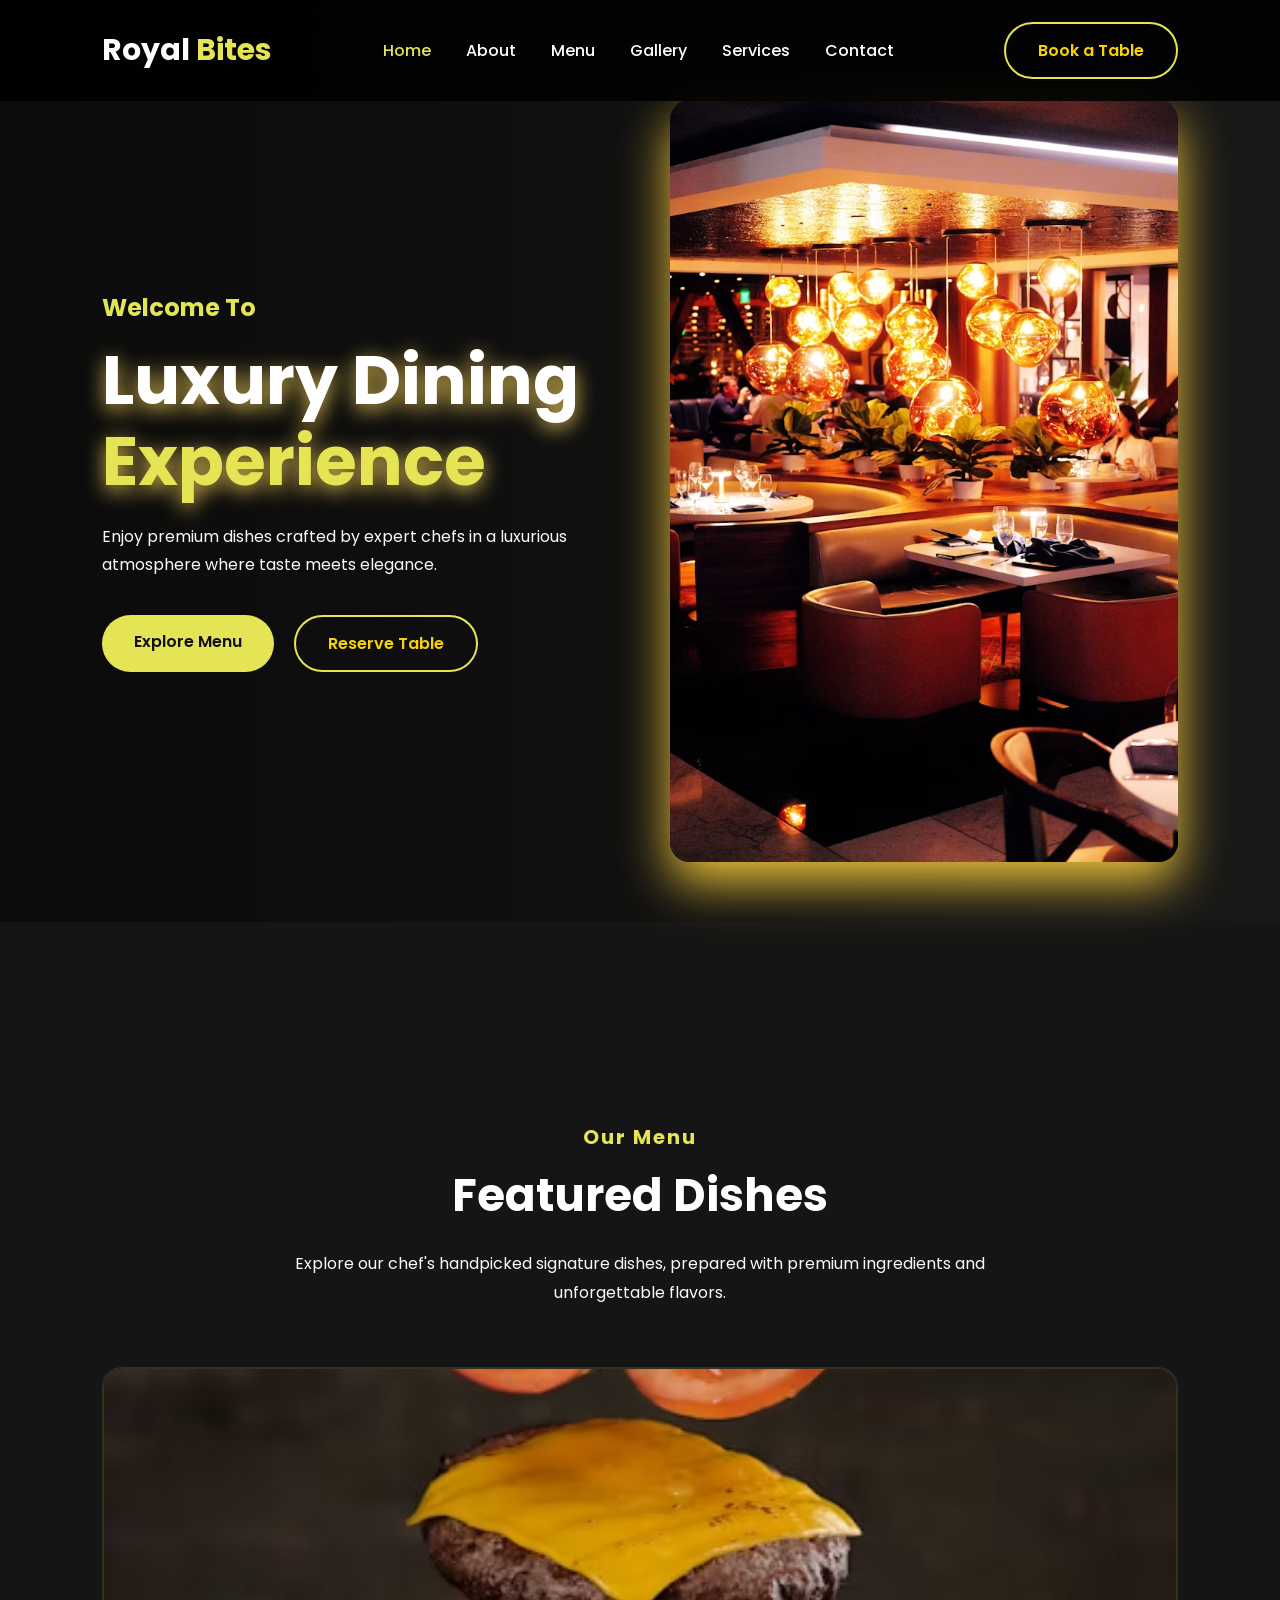
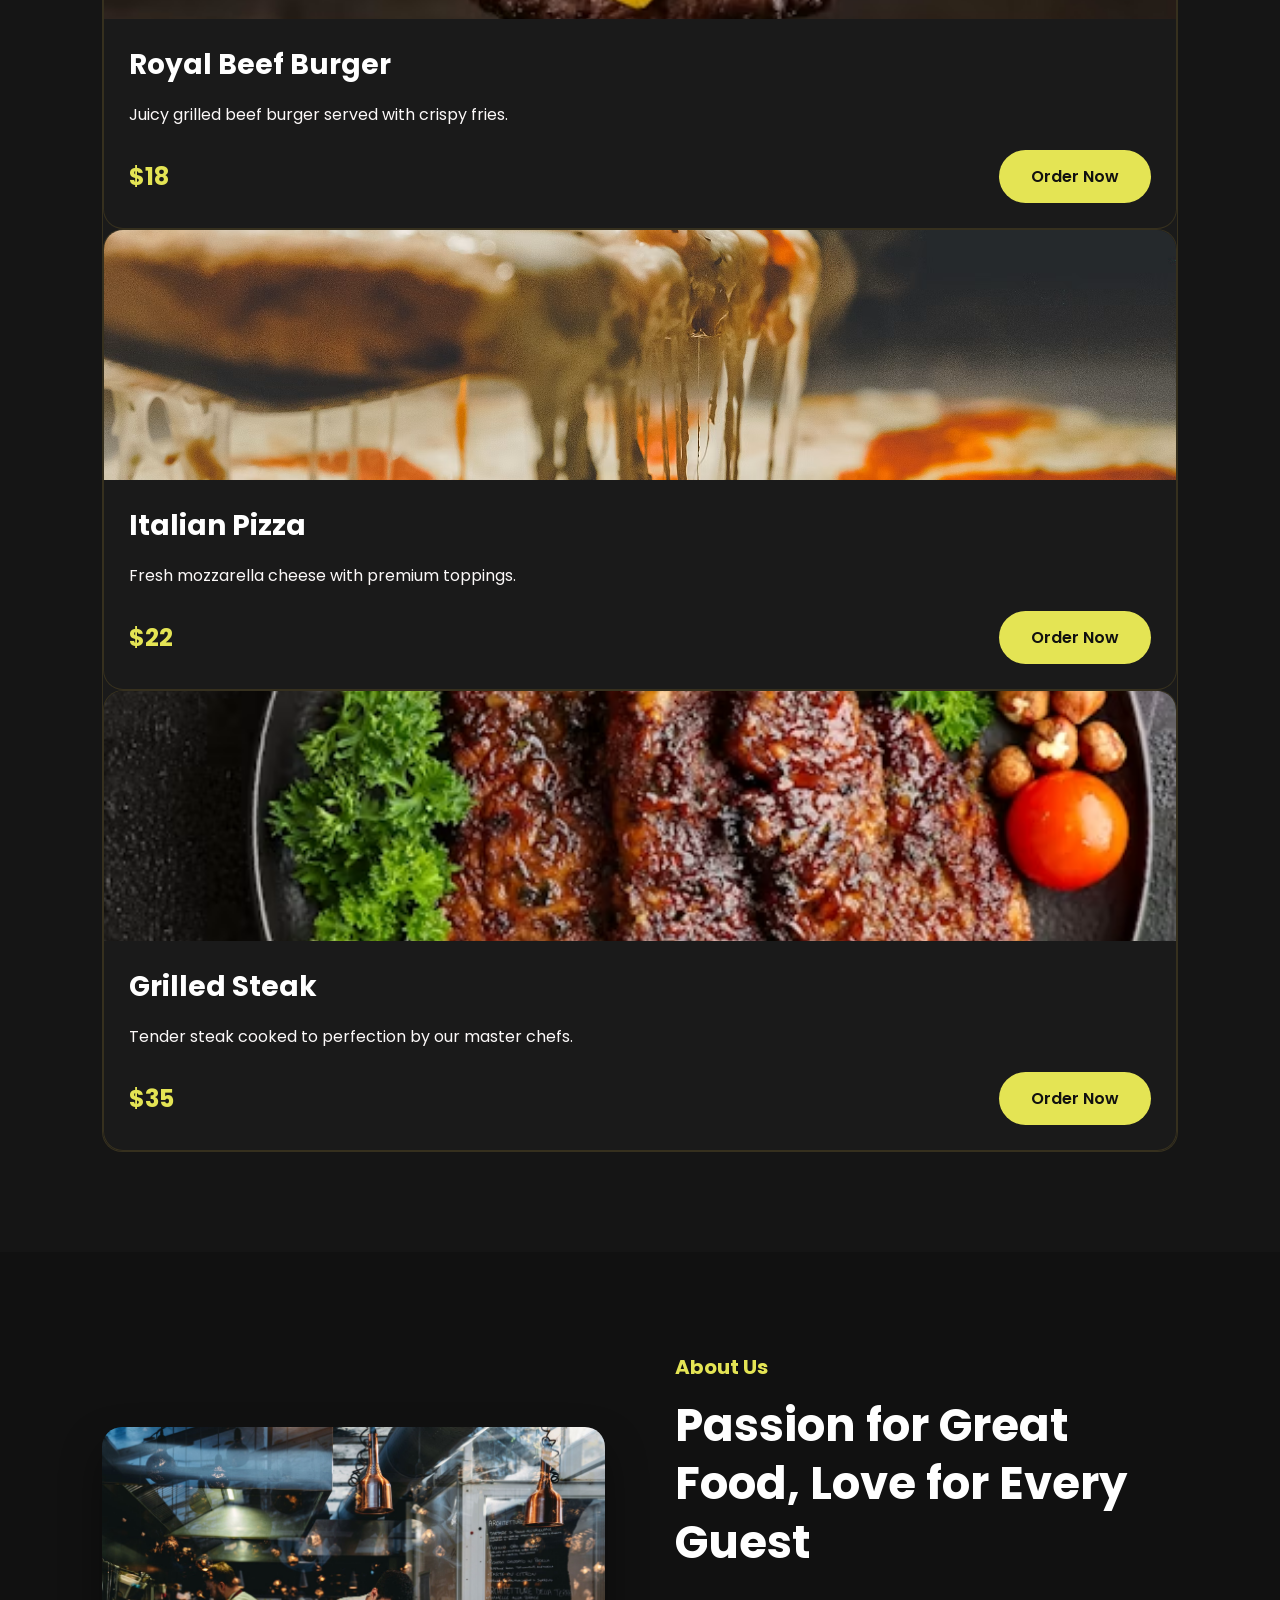
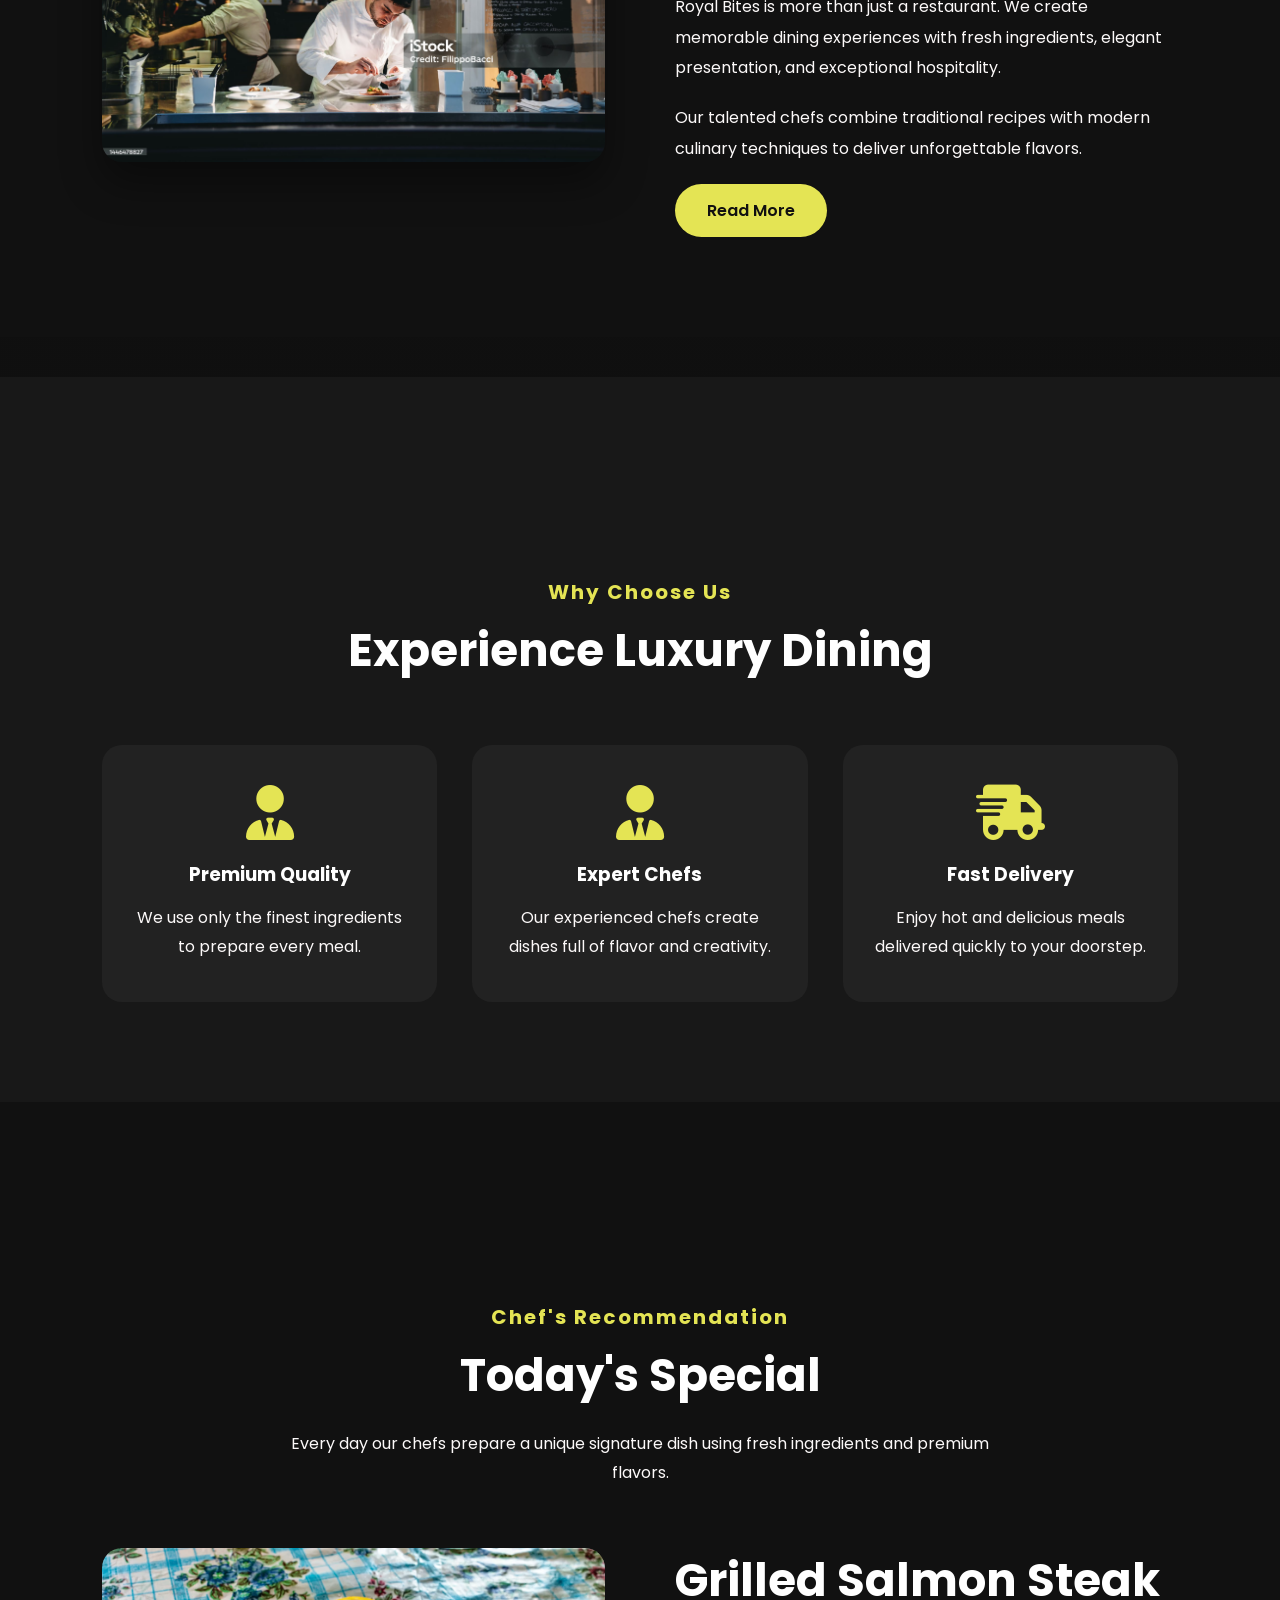
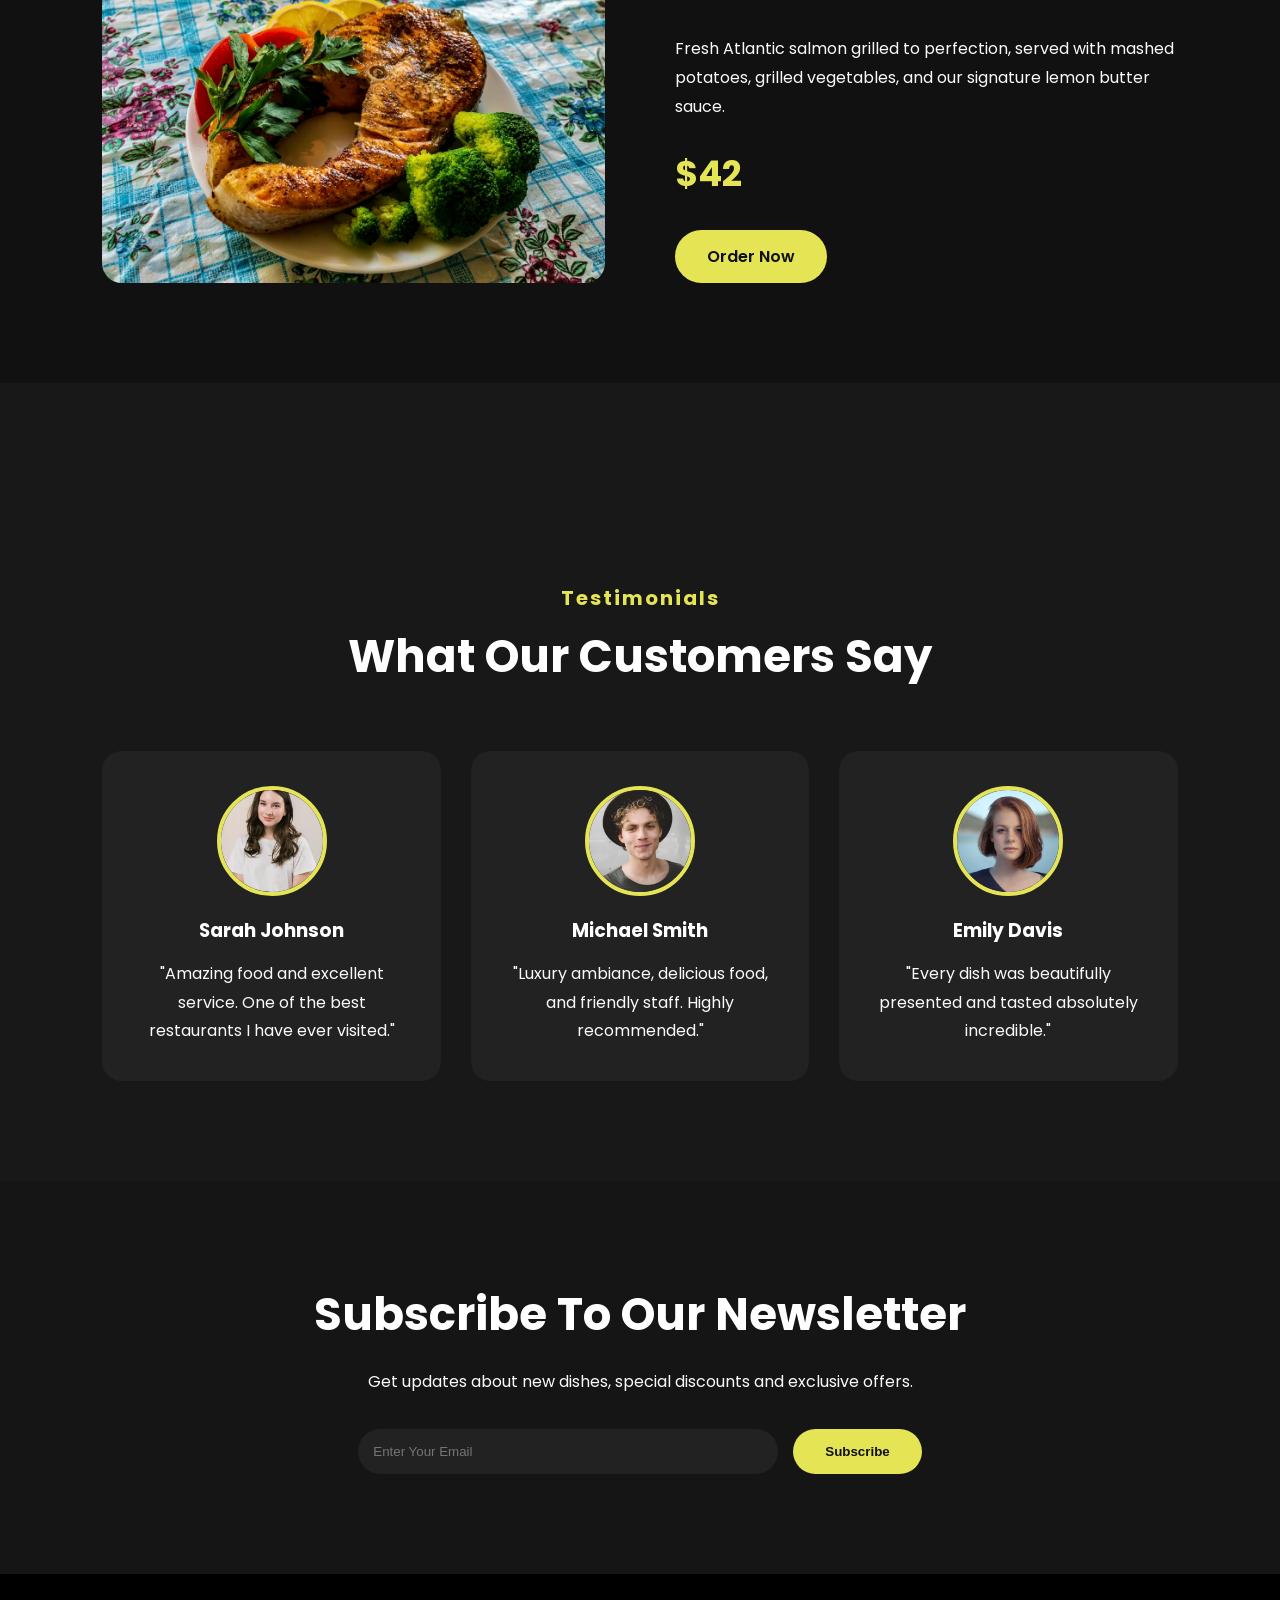
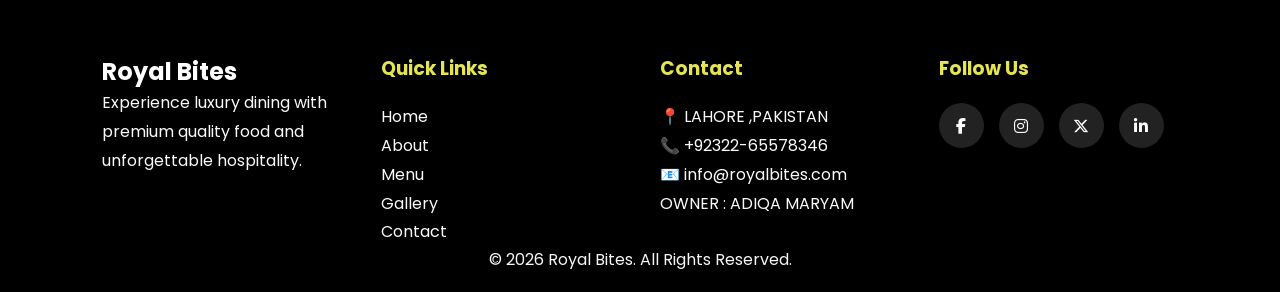
<file: index.html>
<!DOCTYPE html>
<html lang="en">

<!-- ==========================================
        HEAD SECTION
=========================================== -->

<head>

    <meta charset="UTF-8">

    <meta http-equiv="X-UA-Compatible" content="IE=edge">

    <meta name="viewport" content="width=device-width, initial-scale=1.0">

    <meta name="description"
        content="Royal Bites - Premium Restaurant Website">

    <meta name="keywords"
        content="Restaurant, Food, Luxury Restaurant, Royal Bites">

    <meta name="author"
        content="Adiqa Maryam">

    <title>Royal Bites | Luxury Restaurant</title>

    <!-- Google Fonts -->

    <link rel="preconnect"
        href="https://fonts.googleapis.com">

    <link rel="preconnect"
        href="https://fonts.gstatic.com"
        crossorigin>

    <link href="https://fonts.googleapis.com/css2?family=Poppins:wght@300;400;500;600;700&family=Playfair+Display:wght@700&display=swap"
        rel="stylesheet">

    <!-- Font Awesome -->

    <link rel="stylesheet"
        href="https://cdnjs.cloudflare.com/ajax/libs/font-awesome/6.7.2/css/all.min.css">

    <!-- CSS Files -->

    <link rel="stylesheet"
        href="css/style.css">

    <link rel="stylesheet"
        href="css/responsive.css">

    <link rel="stylesheet"
        href="css/animations.css">

</head>

<body>

<!-- ==========================================
        HEADER
=========================================== -->

<header>

    <nav class="navbar">

        <!-- Logo -->

        <div class="logo">

            <a href="index.html">

                Royal <span>Bites</span>

            </a>

        </div>

        <!-- Navigation -->

        <ul class="nav-links">

            <li><a href="index.html" class="active">Home</a></li>

            <li><a href="about.html">About</a></li>

            <li><a href="menu.html">Menu</a></li>

            <li><a href="gallery.html">Gallery</a></li>

            <li><a href="services.html">Services</a></li>

            <li><a href="contact.html">Contact</a></li>

        </ul>

        <!-- Book Table Button -->

        <a href="contact.html"
           class="btn-outline">

            Book a Table

        </a>

        <!-- Mobile Menu -->

        <div class="menu-btn">

            <i class="fa-solid fa-bars"></i>

        </div>

    </nav>

</header>

<!-- ==========================================
        HERO SECTION
=========================================== -->

<section class="hero">

    <!-- Left Content -->

    <div class="hero-content slide-left">

        <h3>
            Welcome To
        </h3>

        <h1>

            Luxury Dining

            <span>

                Experience

            </span>

        </h1>

        <p>

            Enjoy premium dishes crafted by expert chefs
            in a luxurious atmosphere where taste meets elegance.

        </p>

        <div class="hero-buttons">

            <a href="menu.html"
                class="btn">

                Explore Menu

            </a>

            <a href="contact.html"
                class="btn-outline">

                Reserve Table

            </a>

        </div>

    </div>

    <!-- Right Image -->

    <div class="hero-image float">

        <img src="images/hero.png"
            alt="Royal Bites Restaurant">

    </div>

</section>
<!-- ==========================================
        FEATURED DISHES
========================================== -->

<section class="featured">

    <div class="section-title">

        <h5>Our Menu</h5>

        <h2>Featured Dishes</h2>

        <p>
            Explore our chef's handpicked signature dishes,
            prepared with premium ingredients and unforgettable flavors.
        </p>

    </div>

    <div class="card zoom">

        <!-- Card 1 -->

        <div class="card">

            <div class="card-image">

                <img src="images/burger.png" alt="Royal Burger">

            </div>

            <div class="card-content">

                <h3>Royal Beef Burger</h3>

                <p>
                    Juicy grilled beef burger served with crispy fries.
                </p>

                <div class="price">

                    <span>$18</span>

                    <a href="order.html?item=Royal%20Beef%20Burger" class="btn">
                        Order Now
                    </a>

                </div>

            </div>

        </div>

        <!-- Card 2 -->

        <div class="card slide-up">

            <div class="card-image">

                <img src="images/pizza.png" alt="Pizza">

            </div>

            <div class="card-content">

                <h3>Italian Pizza</h3>

                <p>
                    Fresh mozzarella cheese with premium toppings.
                </p>

                <div class="price">

                    <span>$22</span>

                    <a href="order.html?item=Italian%20Pizza" class="btn">
                        Order Now
                    </a>

                </div>

            </div>

        </div>

        <!-- Card 3 -->

        <div class="card slide-right">

            <div class="card-image">

                <img src="images/steak.png" alt="Steak">

            </div>

            <div class="card-content">

                <h3>Grilled Steak</h3>

                <p>
                    Tender steak cooked to perfection by our master chefs.
                </p>

                <div class="price">

                    <span>$35</span>

                   <a href="order.html?item=Grilled%20Steak" class="btn">
                    Order Now
                   </a>

                </div>

            </div>

        </div>

    </div>

</section>
<!-- ==========================================
        ABOUT PREVIEW
========================================== -->

<section class="about-preview">

    <div class="about-image slide-left">

        <img src="images/chef.png" alt="Chef">

    </div>

    <div class="about-content  slide-right">

        <h5>About Us</h5>

        <h2>
            Passion for Great Food,
            Love for Every Guest
        </h2>

        <p>

            Royal Bites is more than just a restaurant.
            We create memorable dining experiences with
            fresh ingredients, elegant presentation,
            and exceptional hospitality.

        </p>

        <p>

            Our talented chefs combine traditional recipes
            with modern culinary techniques to deliver
            unforgettable flavors.

        </p>

        <a href="about.html" class="btn">

            Read More

        </a>

    </div>

</section>
<!-- ==========================================
        WHY CHOOSE US
========================================== -->

<section class="why-us">

    <div class="section-title">

        <h5>Why Choose Us</h5>

        <h2>
            Experience Luxury Dining
        </h2>

    </div>

    <div class="why-container">

        <div class="why-box  fade-in">

           <i class="fa-solid fa-user-tie"></i>

            <h3>Premium Quality</h3>

            <p>

                We use only the finest ingredients
                to prepare every meal.

            </p>

        </div>

        <div class="why-box  fade-in">

           <i class="fas fa-user-tie fa-3x"></i>

            <h3>Expert Chefs</h3>

            <p>

                Our experienced chefs create dishes
                full of flavor and creativity.

            </p>

        </div>

        <div class="why-box  fade-in">

            <i class="fa-solid fa-truck-fast"></i>

            <h3>Fast Delivery</h3>

            <p>

                Enjoy hot and delicious meals
                delivered quickly to your doorstep.

            </p>

        </div>

    </div>

</section>
<!-- ==========================================
        TODAY'S SPECIAL
========================================== -->

<section class="special">

    <div class="section-title">

        <h5>Chef's Recommendation</h5>

        <h2>Today's Special</h2>

        <p>
            Every day our chefs prepare a unique signature dish using fresh
            ingredients and premium flavors.
        </p>

    </div>

    <div class="special-container">

        <div class="special-image">

            <img src="images/special.png" alt="Today's Special">

        </div>

        <div class="special-content">

            <h2>Grilled Salmon Steak</h2>

            <p>
                Fresh Atlantic salmon grilled to perfection,
                served with mashed potatoes, grilled vegetables,
                and our signature lemon butter sauce.
            </p>

            <h3>$42</h3>

            <a href="order.html?item=Grilled%20Steak" class="btn">
                Order Now
            </a>

        </div>

    </div>

</section>
<!-- ==========================================
        TESTIMONIALS
========================================== -->

<section class="testimonials">

    <div class="section-title">

        <h5>Testimonials</h5>

        <h2>What Our Customers Say</h2>

    </div>

    <div class="testimonial-container">

        <div class="testimonial-card">

            <img src="images/customer1.jpg" alt="Customer">

            <h3>Sarah Johnson</h3>

            <p>

                "Amazing food and excellent service.
                One of the best restaurants I have ever visited."

            </p>

        </div>

        <div class="testimonial-card">

            <img src="images/customer2.jpg" alt="Customer">

            <h3>Michael Smith</h3>

            <p>

                "Luxury ambiance, delicious food,
                and friendly staff. Highly recommended."

            </p>

        </div>

        <div class="testimonial-card">

            <img src="images/customer3.jpg" alt="Customer">

            <h3>Emily Davis</h3>

            <p>

                "Every dish was beautifully presented
                and tasted absolutely incredible."

            </p>

        </div>

    </div>

</section>
<!-- ==========================================
        NEWSLETTER
========================================== -->

<section class="newsletter">

    <div class="newsletter-content">

        <h2>

            Subscribe To Our Newsletter

        </h2>

        <p>

            Get updates about new dishes,
            special discounts and exclusive offers.

        </p>

        <form>

            <input
                type="email"
                placeholder="Enter Your Email"
                required>

            <button class="btn">

                Subscribe

            </button>

        </form>

    </div>

</section>
<!-- ==========================================
        FOOTER
========================================== -->

<footer>

    <div class="footer-container">

        <div class="footer-box">

            <h2>

                Royal <span>Bites</span>

            </h2>

            <p>

                Experience luxury dining with premium
                quality food and unforgettable hospitality.

            </p>

        </div>

        <div class="footer-box">

            <h3>

                Quick Links

            </h3>

            <a href="index.html">Home</a><br>

            <a href="about.html">About</a><br>

            <a href="menu.html">Menu</a><br>

            <a href="gallery.html">Gallery</a><br>

            <a href="contact.html">Contact</a><br>

        </div>

        <div class="footer-box">

            <h3>

                Contact

            </h3>

            <p>

                📍 LAHORE ,PAKISTAN

            </p>

            <p>

                📞 +92322-65578346

            </p>

            <p>

                📧 info@royalbites.com

            </p>
            <p>
                OWNER : ADIQA MARYAM
            </p>
        </div>

        <div class="footer-box">

            <h3>

                Follow Us

            </h3>

            <div class="social-icons">

                <a href="#"><i class="fab fa-facebook-f"></i></a>

                <a href="#"><i class="fab fa-instagram"></i></a>

                <a href="#"><i class="fab fa-x-twitter"></i></a>

                <a href="#"><i class="fab fa-linkedin-in"></i></a>

            </div>

        </div>

    </div>

    <hr>

    <p class="copyright">

        © 2026 Royal Bites. All Rights Reserved.

    </p>

</footer>

<script src="js/script.js"></script>

</body>

</html>
</file>
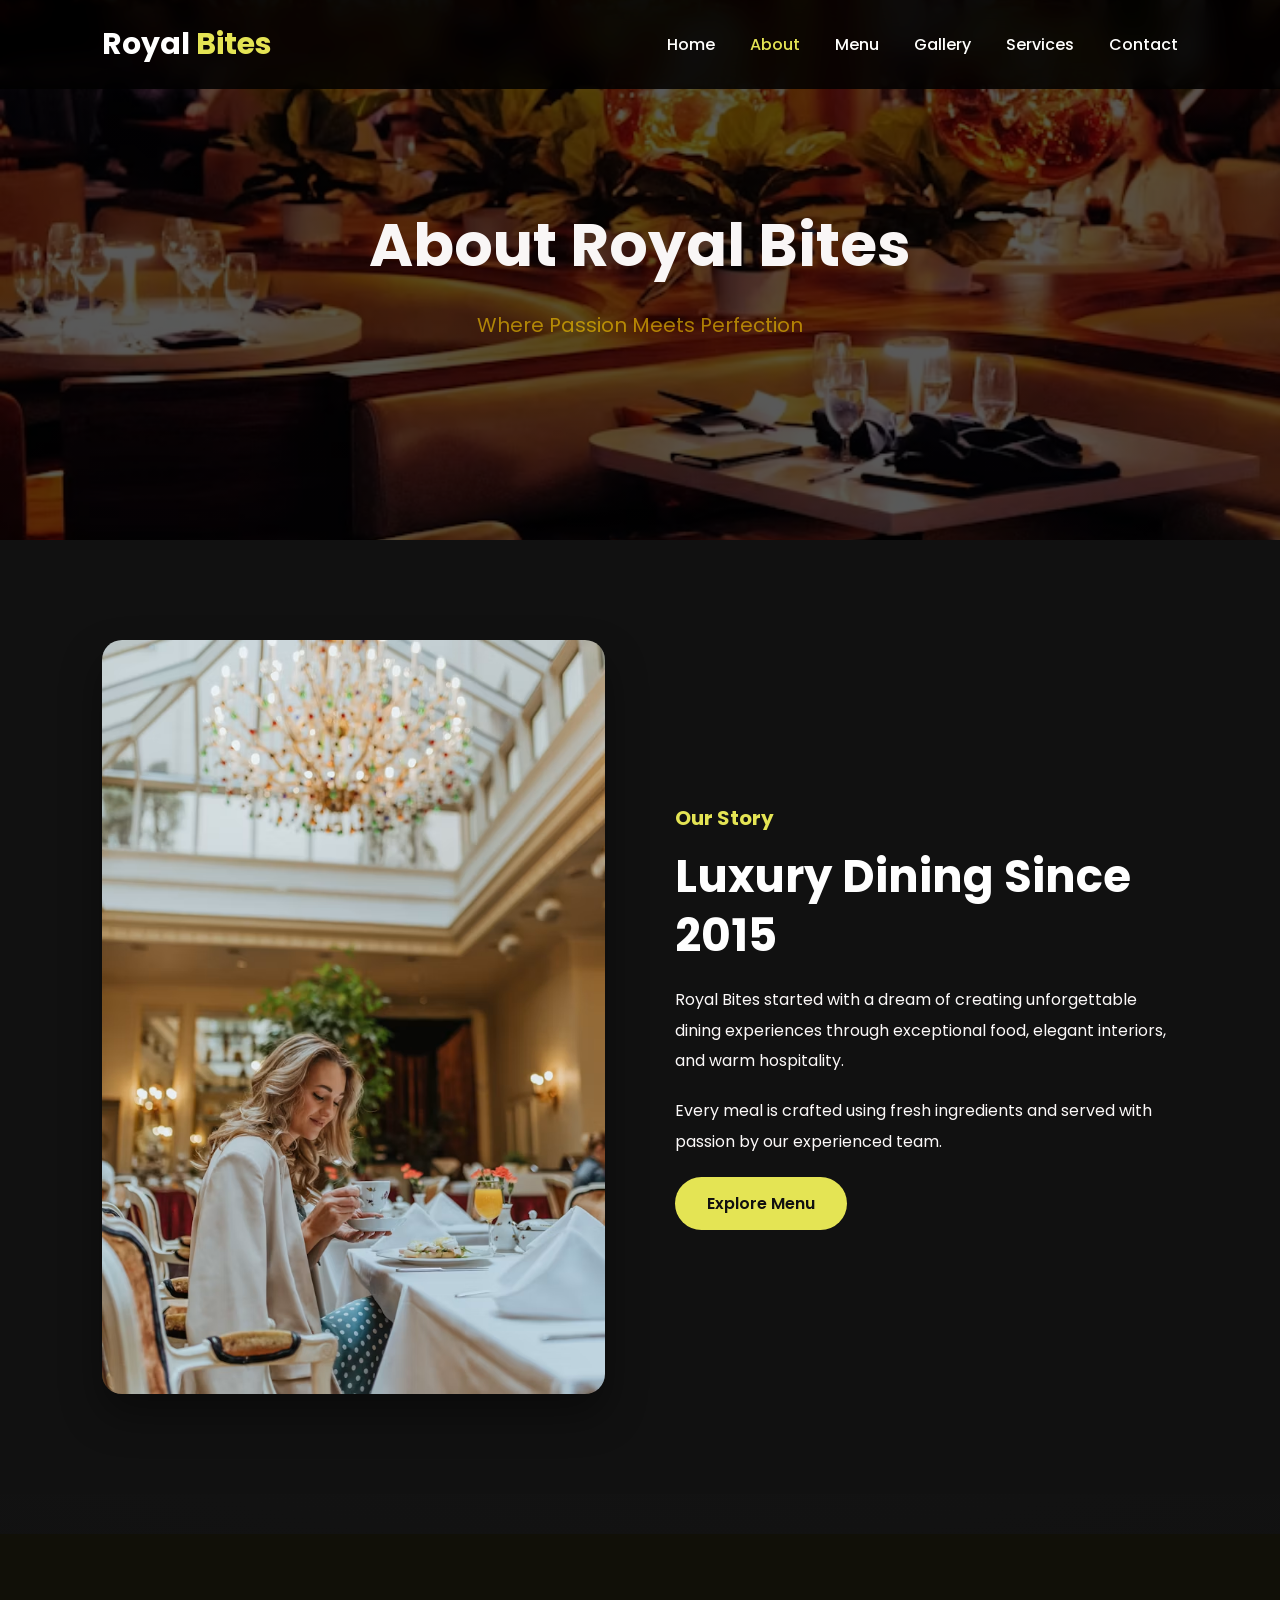
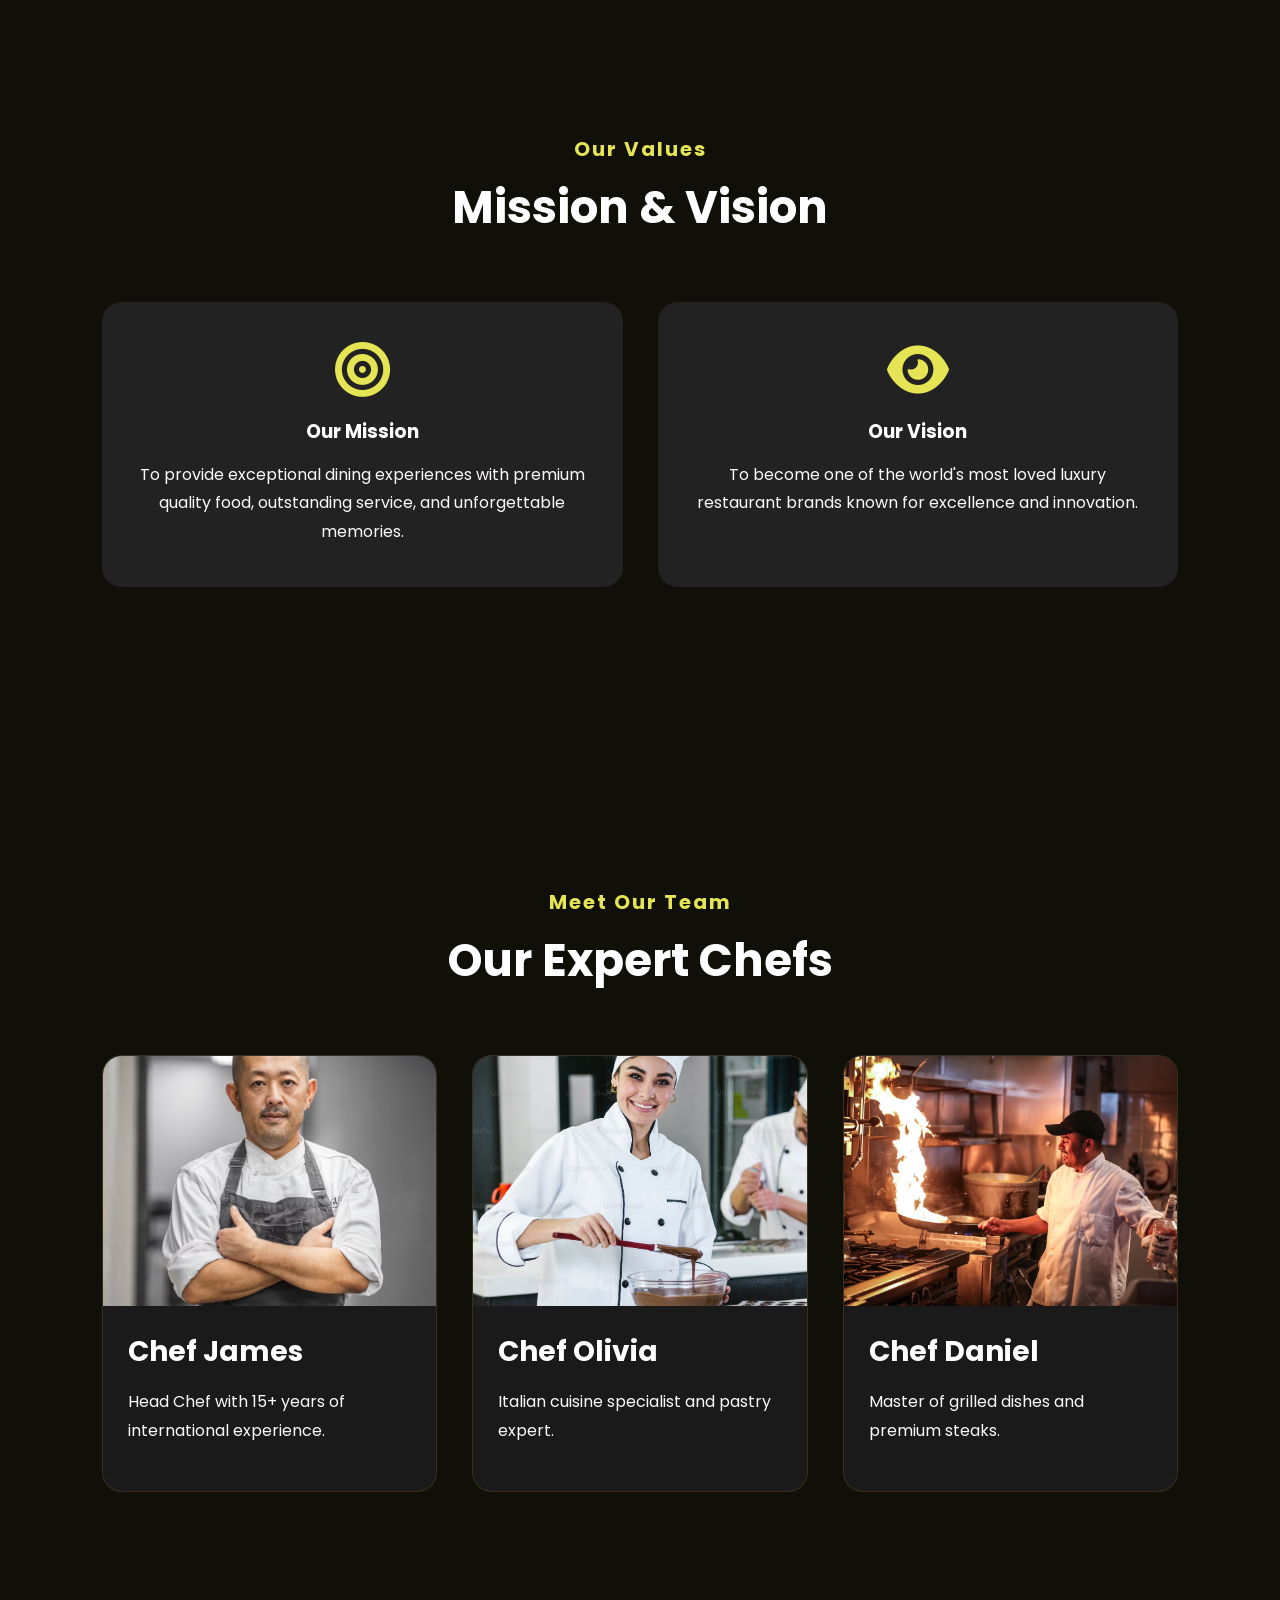
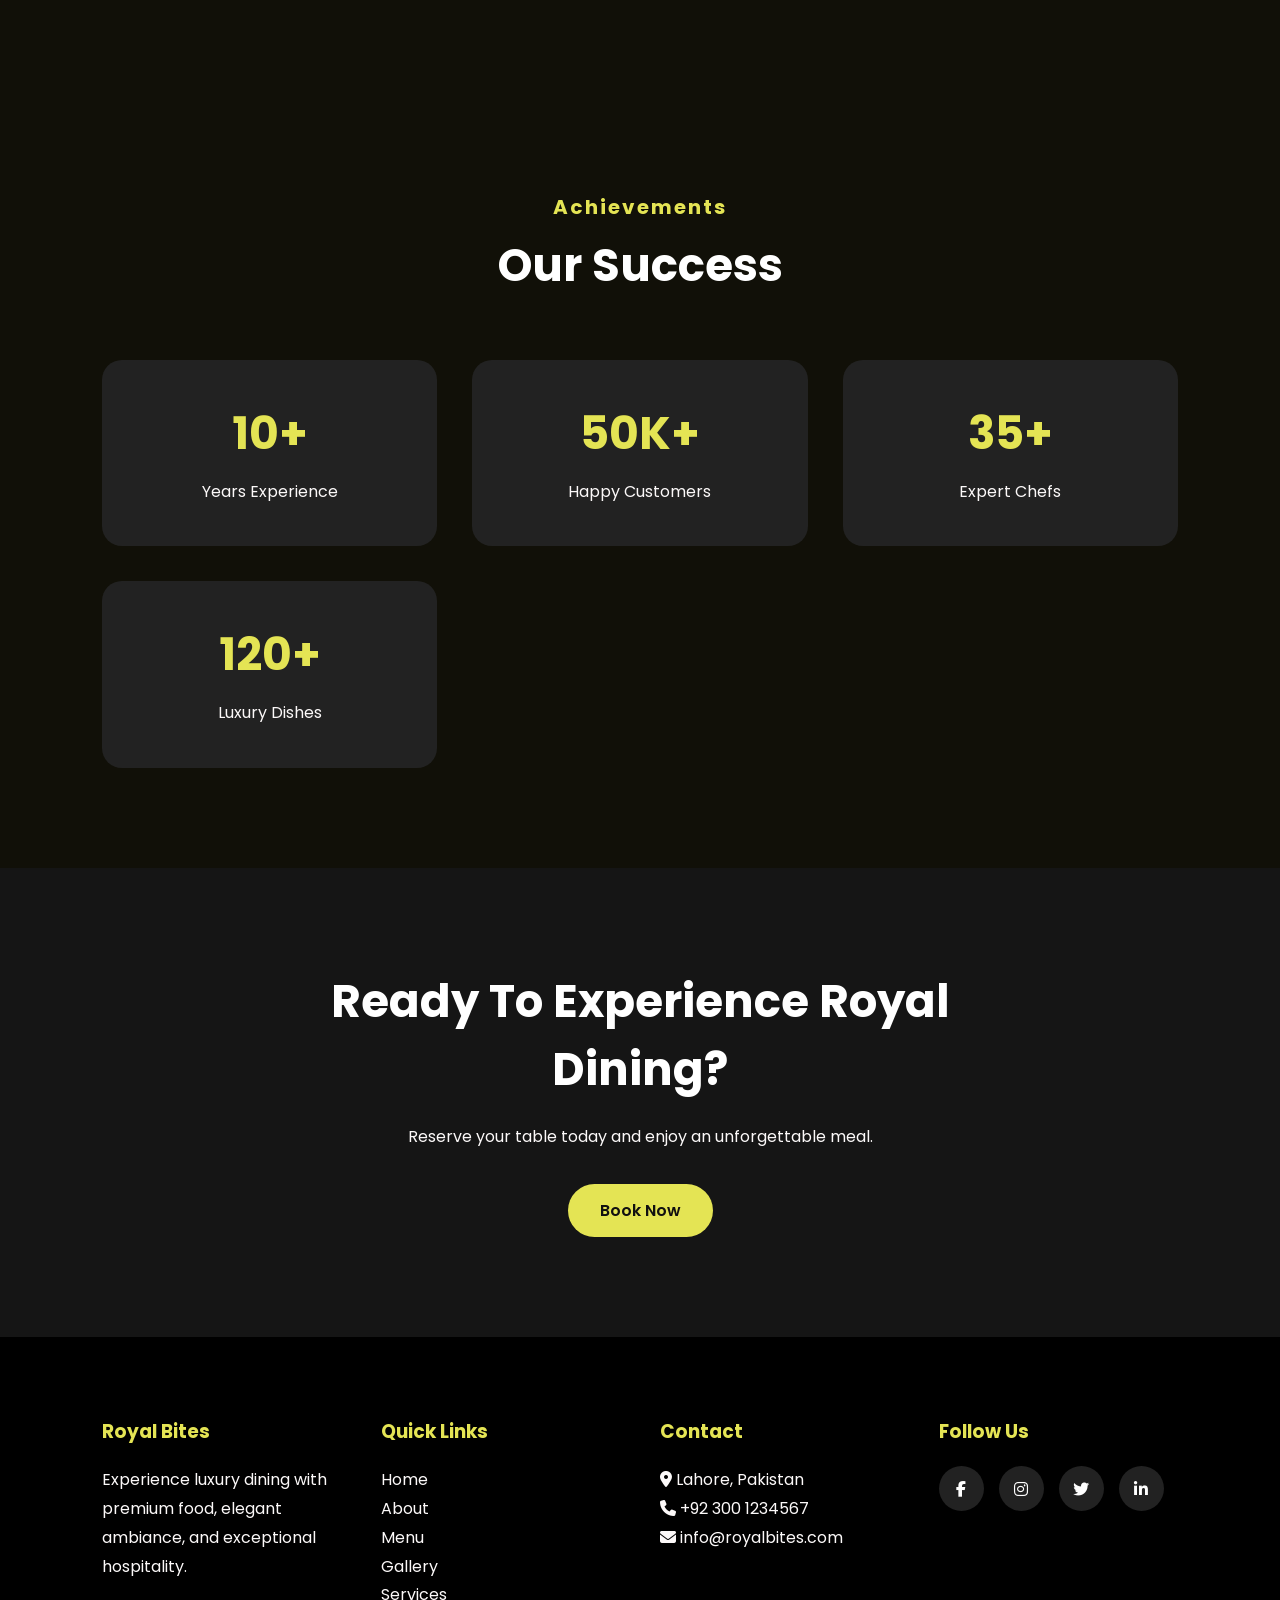
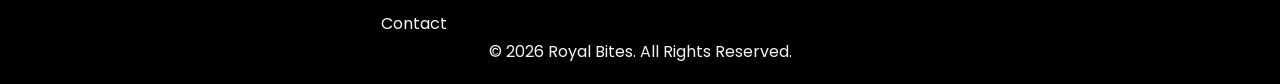
<file: about.html>
<!DOCTYPE html>
<html lang="en">

<head>

<meta charset="UTF-8">

<meta name="viewport"
content="width=device-width, initial-scale=1.0">

<title>About | Royal Bites</title>

<link rel="stylesheet" href="css/style.css">

<link rel="stylesheet" href="css/responsive.css">

<link rel="stylesheet" href="css/animations.css">

<link rel="stylesheet"
href="https://cdnjs.cloudflare.com/ajax/libs/font-awesome/6.5.2/css/all.min.css">

</head>

<body>

<!--==========================
        HEADER
===========================-->

<header>

<nav class="navbar">

<div class="logo">

<a href="index.html">

Royal <span>Bites</span>

</a>

</div>

<ul class="nav-links">

<li><a href="index.html">Home</a></li>

<li><a href="about.html" class="active">About</a></li>

<li><a href="menu.html">Menu</a></li>

<li><a href="gallery.html">Gallery</a></li>

<li><a href="services.html">Services</a></li>

<li><a href="contact.html">Contact</a></li>

</ul>

<div class="menu-btn">

<i class="fas fa-bars"></i>

</div>

</nav>

</header>
<!--==========================
        ABOUT HERO
===========================-->

<section class="page-hero">

<h1>

About Royal Bites

</h1>

<p>

Where Passion Meets Perfection

</p>

</section>
<!--==========================
        OUR STORY
===========================-->

<section class="about-preview">

<div class="about-image">

<img src="images/about.jpg"
alt="Restaurant">

</div>

<div class="about-content">

<h5>

Our Story

</h5>

<h2>

Luxury Dining Since 2015

</h2>

<p>

Royal Bites started with a dream of creating unforgettable dining experiences through exceptional food, elegant interiors, and warm hospitality.

</p>

<p>

Every meal is crafted using fresh ingredients and served with passion by our experienced team.

</p>

<a href="menu.html"
class="btn">

Explore Menu

</a>

</div>

</section>
<!--==========================================
        MISSION & VISION
===========================================-->

<section class="mission">

    <div class="section-title">

        <h5>Our Values</h5>

        <h2>Mission & Vision</h2>

    </div>

    <div class="why-container">

        <div class="why-box">

            <i class="fas fa-bullseye"></i>

            <h3>Our Mission</h3>

            <p>
                To provide exceptional dining experiences with premium quality food,
                outstanding service, and unforgettable memories.
            </p>

        </div>

        <div class="why-box">

            <i class="fas fa-eye"></i>

            <h3>Our Vision</h3>

            <p>
                To become one of the world's most loved luxury restaurant brands
                known for excellence and innovation.
            </p>

        </div>

    </div>

</section>
<!--==========================================
        OUR CHEFS
===========================================-->

<section class="chefs">

    <div class="section-title">

        <h5>Meet Our Team</h5>

        <h2>Our Expert Chefs</h2>

    </div>

    <div class="cards">

        <div class="card">

            <div class="card-image">

                <img src="images/chef1.jpg" alt="Chef">

            </div>

            <div class="card-content">

                <h3>Chef James</h3>

                <p>Head Chef with 15+ years of international experience.</p>

            </div>

        </div>

        <div class="card">

            <div class="card-image">

                <img src="images/chef2.jpg" alt="Chef">

            </div>

            <div class="card-content">

                <h3>Chef Olivia</h3>

                <p>Italian cuisine specialist and pastry expert.</p>

            </div>

        </div>

        <div class="card">

            <div class="card-image">

                <img src="images/chef3.jpg" alt="Chef">

            </div>

            <div class="card-content">

                <h3>Chef Daniel</h3>

                <p>Master of grilled dishes and premium steaks.</p>

            </div>

        </div>

    </div>

</section>
<!--==========================================
        ACHIEVEMENTS
===========================================-->

<section class="achievements">

    <div class="section-title">

        <h5>Achievements</h5>

        <h2>Our Success</h2>

    </div>

    <div class="why-container">

        <div class="why-box">

            <h2>10+</h2>

            <p>Years Experience</p>

        </div>

        <div class="why-box">

            <h2>50K+</h2>

            <p>Happy Customers</p>

        </div>

        <div class="why-box">

            <h2>35+</h2>

            <p>Expert Chefs</p>

        </div>

        <div class="why-box">

            <h2>120+</h2>

            <p>Luxury Dishes</p>

        </div>

    </div>

</section>
<!--==========================================
        CALL TO ACTION
===========================================-->

<section class="newsletter">

    <div class="newsletter-content">

        <h2>

            Ready To Experience Royal Dining?

        </h2>

        <p>

            Reserve your table today and enjoy an unforgettable meal.

        </p>

        <a href="contact.html" class="btn">

            Book Now

        </a>

    </div>

</section>
<!--==========================================
                FOOTER
===========================================-->

<footer>

    <div class="footer-container">

        <div class="footer-box">

            <h3>Royal Bites</h3>

            <p>
                Experience luxury dining with premium food, elegant ambiance,
                and exceptional hospitality.
            </p>

        </div>

        <div class="footer-box">

            <h3>Quick Links</h3>

            <ul>

                <li><a href="index.html">Home</a></li>

                <li><a href="about.html">About</a></li>

                <li><a href="menu.html">Menu</a></li>

                <li><a href="gallery.html">Gallery</a></li>

                <li><a href="services.html">Services</a></li>

                <li><a href="contact.html">Contact</a></li>

            </ul>

        </div>

        <div class="footer-box">

            <h3>Contact</h3>

            <p>
                <i class="fas fa-map-marker-alt"></i>
                Lahore, Pakistan
            </p>

            <p>
                <i class="fas fa-phone"></i>
                +92 300 1234567
            </p>

            <p>
                <i class="fas fa-envelope"></i>
                info@royalbites.com
            </p>

        </div>

        <div class="footer-box">

            <h3>Follow Us</h3>

            <div class="social-icons">

                <a href="#"><i class="fab fa-facebook-f"></i></a>

                <a href="#"><i class="fab fa-instagram"></i></a>

                <a href="#"><i class="fab fa-twitter"></i></a>

                <a href="#"><i class="fab fa-linkedin-in"></i></a>

            </div>

        </div>

    </div>

    <hr>

    <div class="copyright">

        <p>
            © 2026 Royal Bites. All Rights Reserved.
        </p>

    </div>

</footer>
<script src="js/script.js"></script>

</body>

</html>
</file>
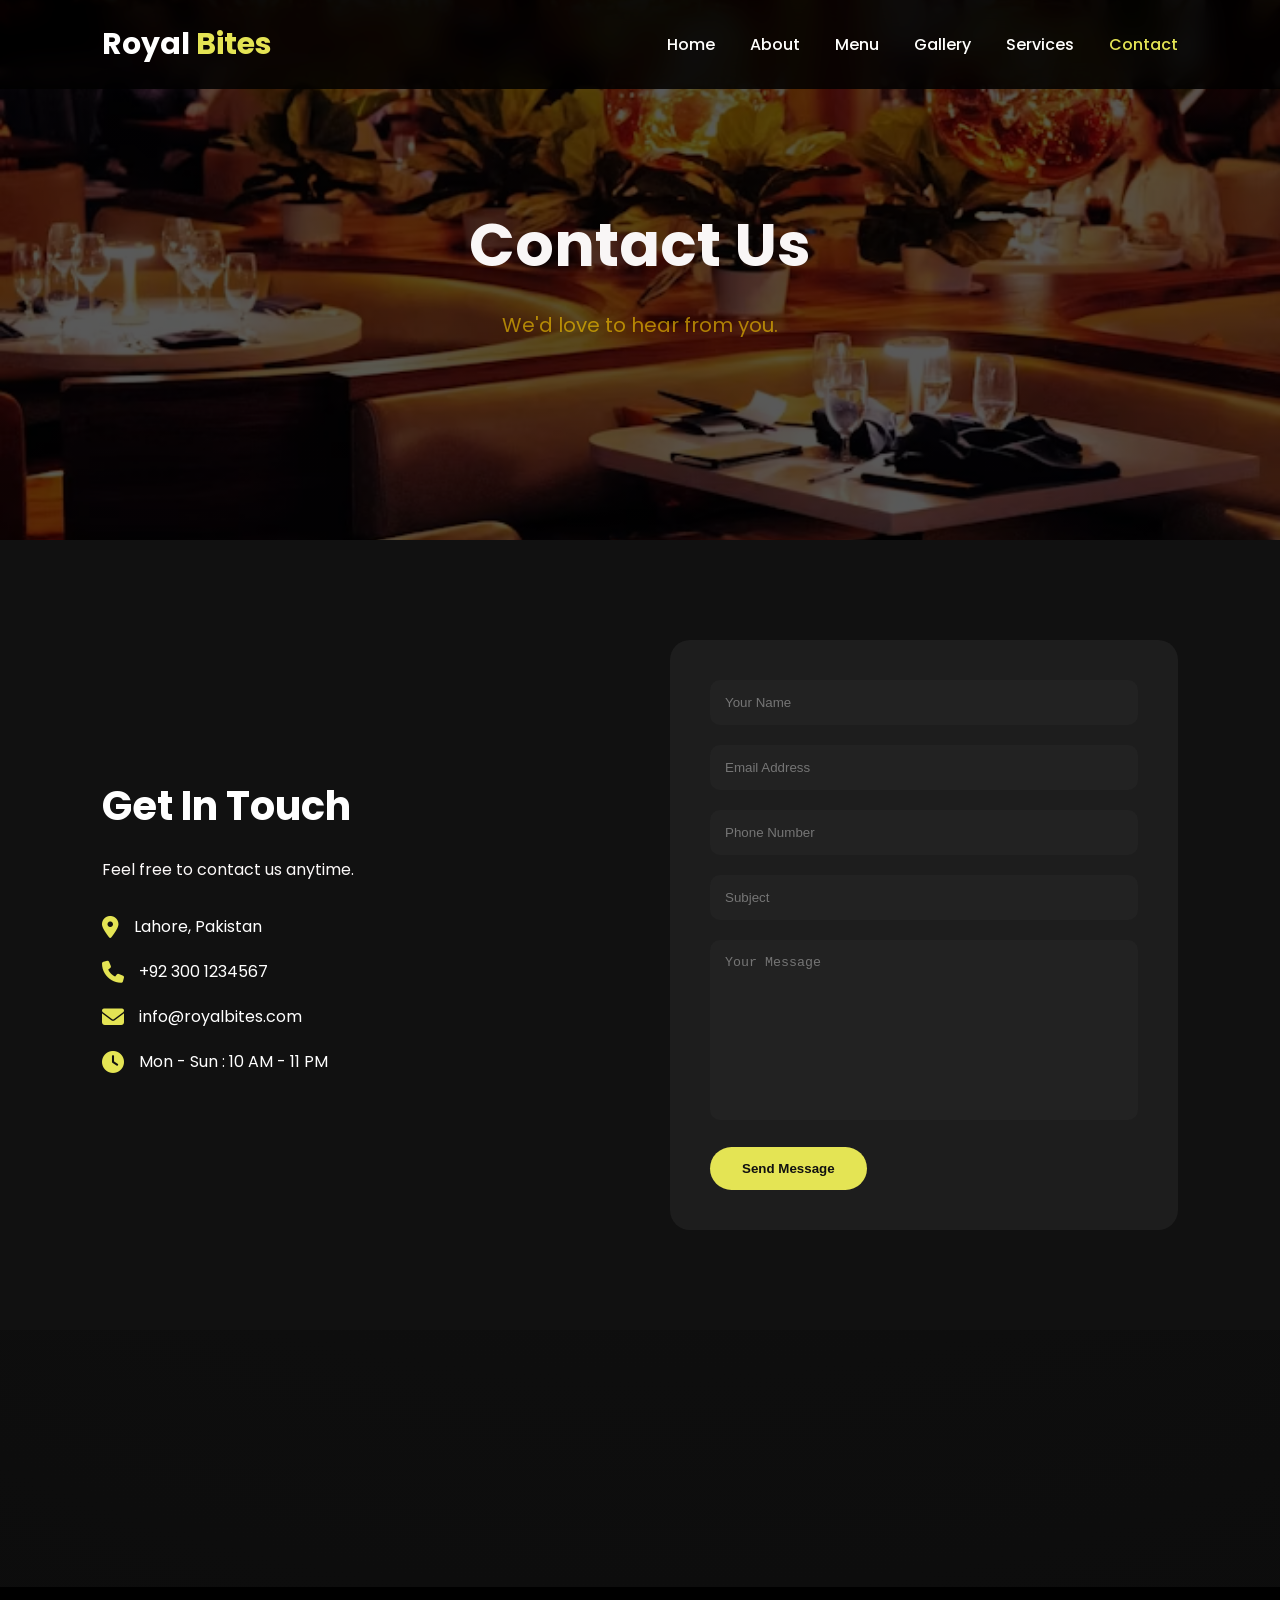
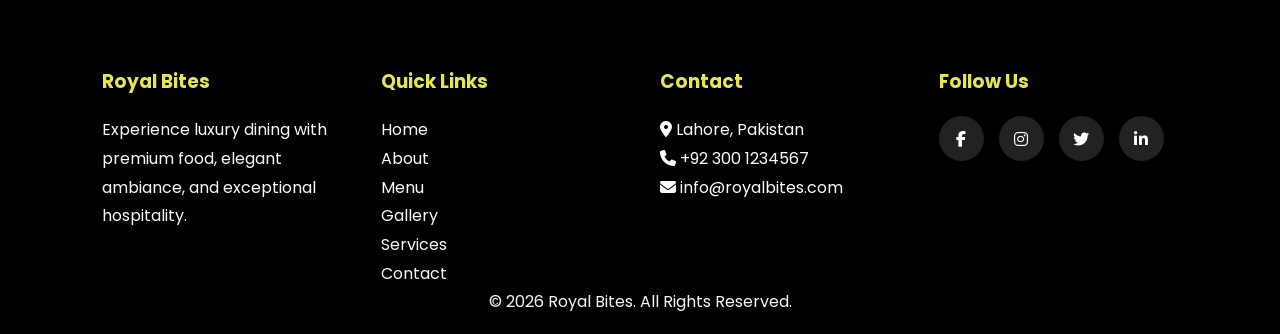
<file: contact.html>
<!DOCTYPE html>
<html lang="en">

<head>

<meta charset="UTF-8">

<meta name="viewport" content="width=device-width, initial-scale=1.0">

<title>Contact | Royal Bites</title>

<link rel="stylesheet" href="css/style.css">
<link rel="stylesheet" href="css/responsive.css">
<link rel="stylesheet" href="css/animations.css">

<link rel="stylesheet"
href="https://cdnjs.cloudflare.com/ajax/libs/font-awesome/6.5.2/css/all.min.css">

</head>

<body>

<header>

<nav class="navbar">

<div class="logo">

<a href="index.html">

Royal <span>Bites</span>

</a>

</div>

<ul class="nav-links">

<li><a href="index.html">Home</a></li>
<li><a href="about.html">About</a></li>
<li><a href="menu.html">Menu</a></li>
<li><a href="gallery.html">Gallery</a></li>
<li><a href="services.html">Services</a></li>
<li><a href="contact.html" class="active">Contact</a></li>

</ul>

<div class="menu-btn">

<i class="fas fa-bars"></i>

</div>

</nav>

</header>

<!--==========================================
            CONTACT HERO
===========================================-->

<section class="page-hero">

<h1>Contact Us</h1>

<p>

We'd love to hear from you.

</p>

</section>

<!--==========================================
            CONTACT SECTION
===========================================-->

<section class="contact">

<div class="contact-container">

<div class="contact-info">

<h2>Get In Touch</h2>

<p>

Feel free to contact us anytime.

</p>

<div class="info-box">

<i class="fas fa-map-marker-alt"></i>

<span>Lahore, Pakistan</span>

</div>

<div class="info-box">

<i class="fas fa-phone"></i>

<span>+92 300 1234567</span>

</div>

<div class="info-box">

<i class="fas fa-envelope"></i>

<span>info@royalbites.com</span>

</div>

<div class="info-box">

<i class="fas fa-clock"></i>

<span>Mon - Sun : 10 AM - 11 PM</span>

</div>

</div>

<div class="contact-form">

<form id="contactForm">

<input
type="text"
placeholder="Your Name"
required>

<input
type="email"
placeholder="Email Address"
required>

<input
type="tel"
placeholder="Phone Number"
required>

<input
type="text"
id="subject"
placeholder="Subject"
required>

<textarea
rows="6"
placeholder="Your Message"
required></textarea>

<button
type="submit"
class="btn">

Send Message

</button>

</form>

</div>

</div>

</section>
<!--==========================================
            GOOGLE MAP
===========================================-->

<section class="map">

<iframe

src="https://www.google.com/maps?q=Lahore,Pakistan&output=embed"

width="100%"

height="450"

style="border:0;"

allowfullscreen=""

loading="lazy">

</iframe>

</section>
<!--==========================================
                FOOTER
===========================================-->

<footer>

    <div class="footer-container">

        <div class="footer-box">

            <h3>Royal Bites</h3>

            <p>

                Experience luxury dining with premium food, elegant ambiance,
                and exceptional hospitality.

            </p>

        </div>

        <div class="footer-box">

            <h3>Quick Links</h3>

            <ul>

                <li><a href="index.html">Home</a></li>

                <li><a href="about.html">About</a></li>

                <li><a href="menu.html">Menu</a></li>

                <li><a href="gallery.html">Gallery</a></li>

                <li><a href="services.html">Services</a></li>

                <li><a href="contact.html">Contact</a></li>

            </ul>

        </div>

        <div class="footer-box">

            <h3>Contact</h3>

            <p>

                <i class="fas fa-map-marker-alt"></i>
                Lahore, Pakistan

            </p>

            <p>

                <i class="fas fa-phone"></i>
                +92 300 1234567

            </p>

            <p>

                <i class="fas fa-envelope"></i>
                info@royalbites.com

            </p>

        </div>

        <div class="footer-box">

            <h3>Follow Us</h3>

            <div class="social-icons">

                <a href="#"><i class="fab fa-facebook-f"></i></a>

                <a href="#"><i class="fab fa-instagram"></i></a>

                <a href="#"><i class="fab fa-twitter"></i></a>

                <a href="#"><i class="fab fa-linkedin-in"></i></a>

            </div>

        </div>

    </div>

    <hr>

    <div class="copyright">

        <p>

            © 2026 Royal Bites. All Rights Reserved.

        </p>

    </div>

</footer>

<script src="js/script.js"></script>
<script src="js/validation.js"></script>

</body>

</html>
</file>
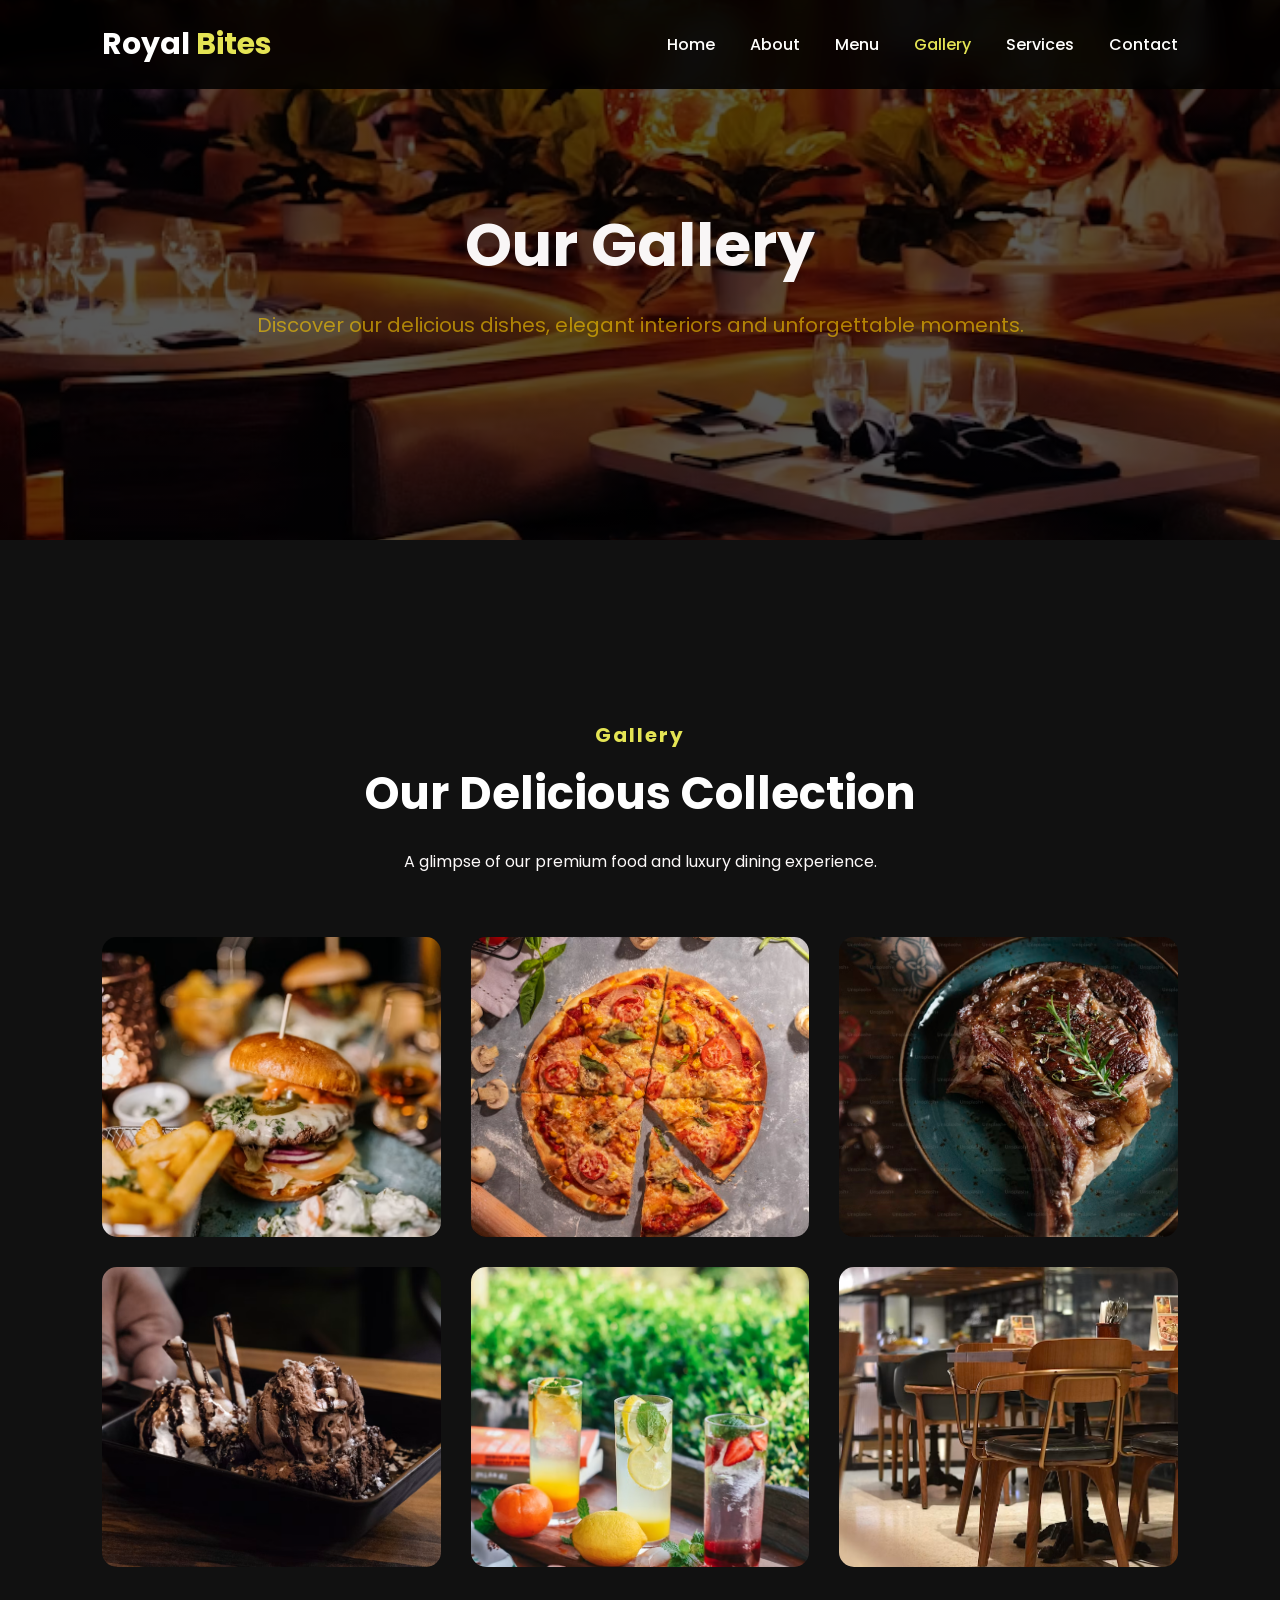
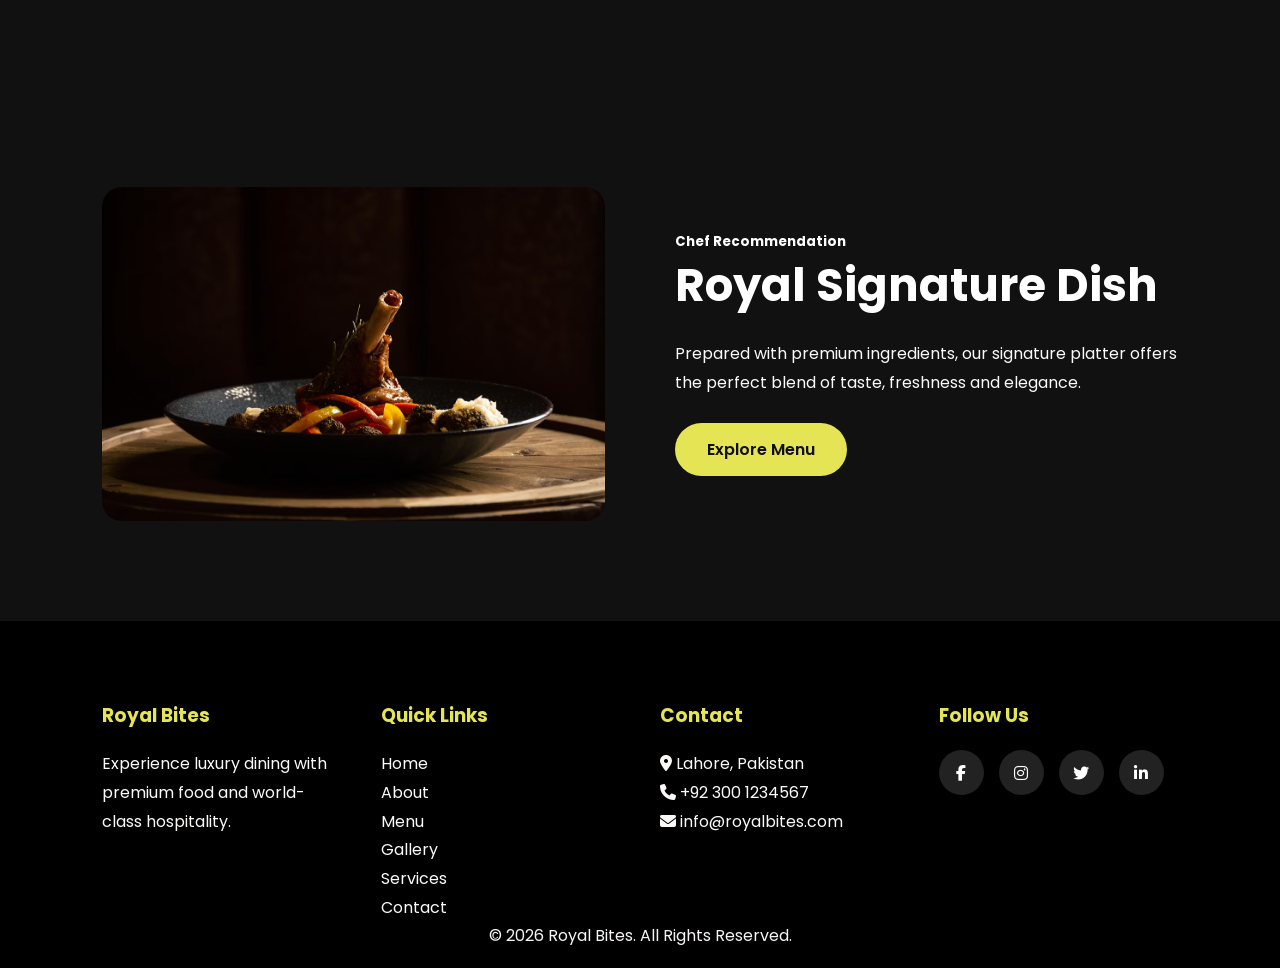
<file: gallery.html>
<!DOCTYPE html>
<html lang="en">

<head>

<meta charset="UTF-8">

<meta name="viewport" content="width=device-width, initial-scale=1.0">

<title>Gallery | Royal Bites</title>

<link rel="stylesheet" href="css/style.css">
<link rel="stylesheet" href="css/responsive.css">
<link rel="stylesheet" href="css/animations.css">

<link rel="stylesheet"
href="https://cdnjs.cloudflare.com/ajax/libs/font-awesome/6.5.2/css/all.min.css">

</head>

<body>

<!--==========================
        HEADER
===========================-->

<header>

<nav class="navbar">

<div class="logo">

<a href="index.html">

Royal <span>Bites</span>

</a>

</div>

<ul class="nav-links">

<li><a href="index.html">Home</a></li>

<li><a href="about.html">About</a></li>

<li><a href="menu.html">Menu</a></li>

<li><a href="gallery.html" class="active">Gallery</a></li>

<li><a href="services.html">Services</a></li>

<li><a href="contact.html">Contact</a></li>

</ul>

<div class="menu-btn">

<i class="fas fa-bars"></i>

</div>

</nav>

</header>

<!--==========================
        GALLERY HERO
===========================-->

<section class="page-hero">

<h1>Our Gallery</h1>

<p>

Discover our delicious dishes, elegant interiors and unforgettable moments.

</p>

</section>

<!--==========================
        FOOD GALLERY
===========================-->

<section class="gallery">

<div class="section-title">

<h5>Gallery</h5>

<h2>Our Delicious Collection</h2>

<p>

A glimpse of our premium food and luxury dining experience.

</p>

</div>

<div class="gallery-container">

<div class="gallery-item">

<img src="images/gallery1.jpg" alt="Food">

<div class="overlay">

<h3>Signature Burger</h3>

</div>

</div>

<div class="gallery-item">

<img src="images/gallery2.jpg" alt="Pizza">

<div class="overlay">

<h3>Italian Pizza</h3>

</div>

</div>

<div class="gallery-item">

<img src="images/gallery3.jpg" alt="Steak">

<div class="overlay">

<h3>Premium Steak</h3>

</div>

</div>

<div class="gallery-item">

<img src="images/gallery4.jpg" alt="Dessert">

<div class="overlay">

<h3>Chocolate Dessert</h3>

</div>

</div>

<div class="gallery-item">

<img src="images/gallery5.jpg" alt="Drink">

<div class="overlay">

<h3>Fresh Drinks</h3>

</div>

</div>

<div class="gallery-item">

<img src="images/gallery6.jpg" alt="Restaurant">

<div class="overlay">

<h3>Luxury Interior</h3>

</div>

</div>

</div>

</section>
<!--==========================
        CHEF SPECIAL
===========================-->

<section class="special">

<div class="special-container">

<div class="special-image">

<img src="images/gallery-special.jpg" alt="Chef Special">

</div>

<div class="special-content">

<h5>Chef Recommendation</h5>

<h2>Royal Signature Dish</h2>

<p>

Prepared with premium ingredients, our signature platter offers the perfect blend of taste, freshness and elegance.

</p>

<a href="menu.html" class="btn">

Explore Menu

</a>

</div>

</div>

</section>

<!--==========================
        FOOTER
===========================-->

<footer>

<div class="footer-container">

<div class="footer-box">

<h3>Royal Bites</h3>

<p>

Experience luxury dining with premium food and world-class hospitality.

</p>

</div>

<div class="footer-box">

<h3>Quick Links</h3>

<ul>

<li><a href="index.html">Home</a></li>
<li><a href="about.html">About</a></li>
<li><a href="menu.html">Menu</a></li>
<li><a href="gallery.html">Gallery</a></li>
<li><a href="services.html">Services</a></li>
<li><a href="contact.html">Contact</a></li>

</ul>

</div>

<div class="footer-box">

<h3>Contact</h3>

<p><i class="fas fa-map-marker-alt"></i> Lahore, Pakistan</p>

<p><i class="fas fa-phone"></i> +92 300 1234567</p>

<p><i class="fas fa-envelope"></i> info@royalbites.com</p>

</div>

<div class="footer-box">

<h3>Follow Us</h3>

<div class="social-icons">

<a href="#"><i class="fab fa-facebook-f"></i></a>

<a href="#"><i class="fab fa-instagram"></i></a>

<a href="#"><i class="fab fa-twitter"></i></a>

<a href="#"><i class="fab fa-linkedin-in"></i></a>

</div>

</div>

</div>

<hr>

<div class="copyright">

<p>© 2026 Royal Bites. All Rights Reserved.</p>

</div>

</footer>

<script src="js/script.js"></script>

</body>

</html>
</file>
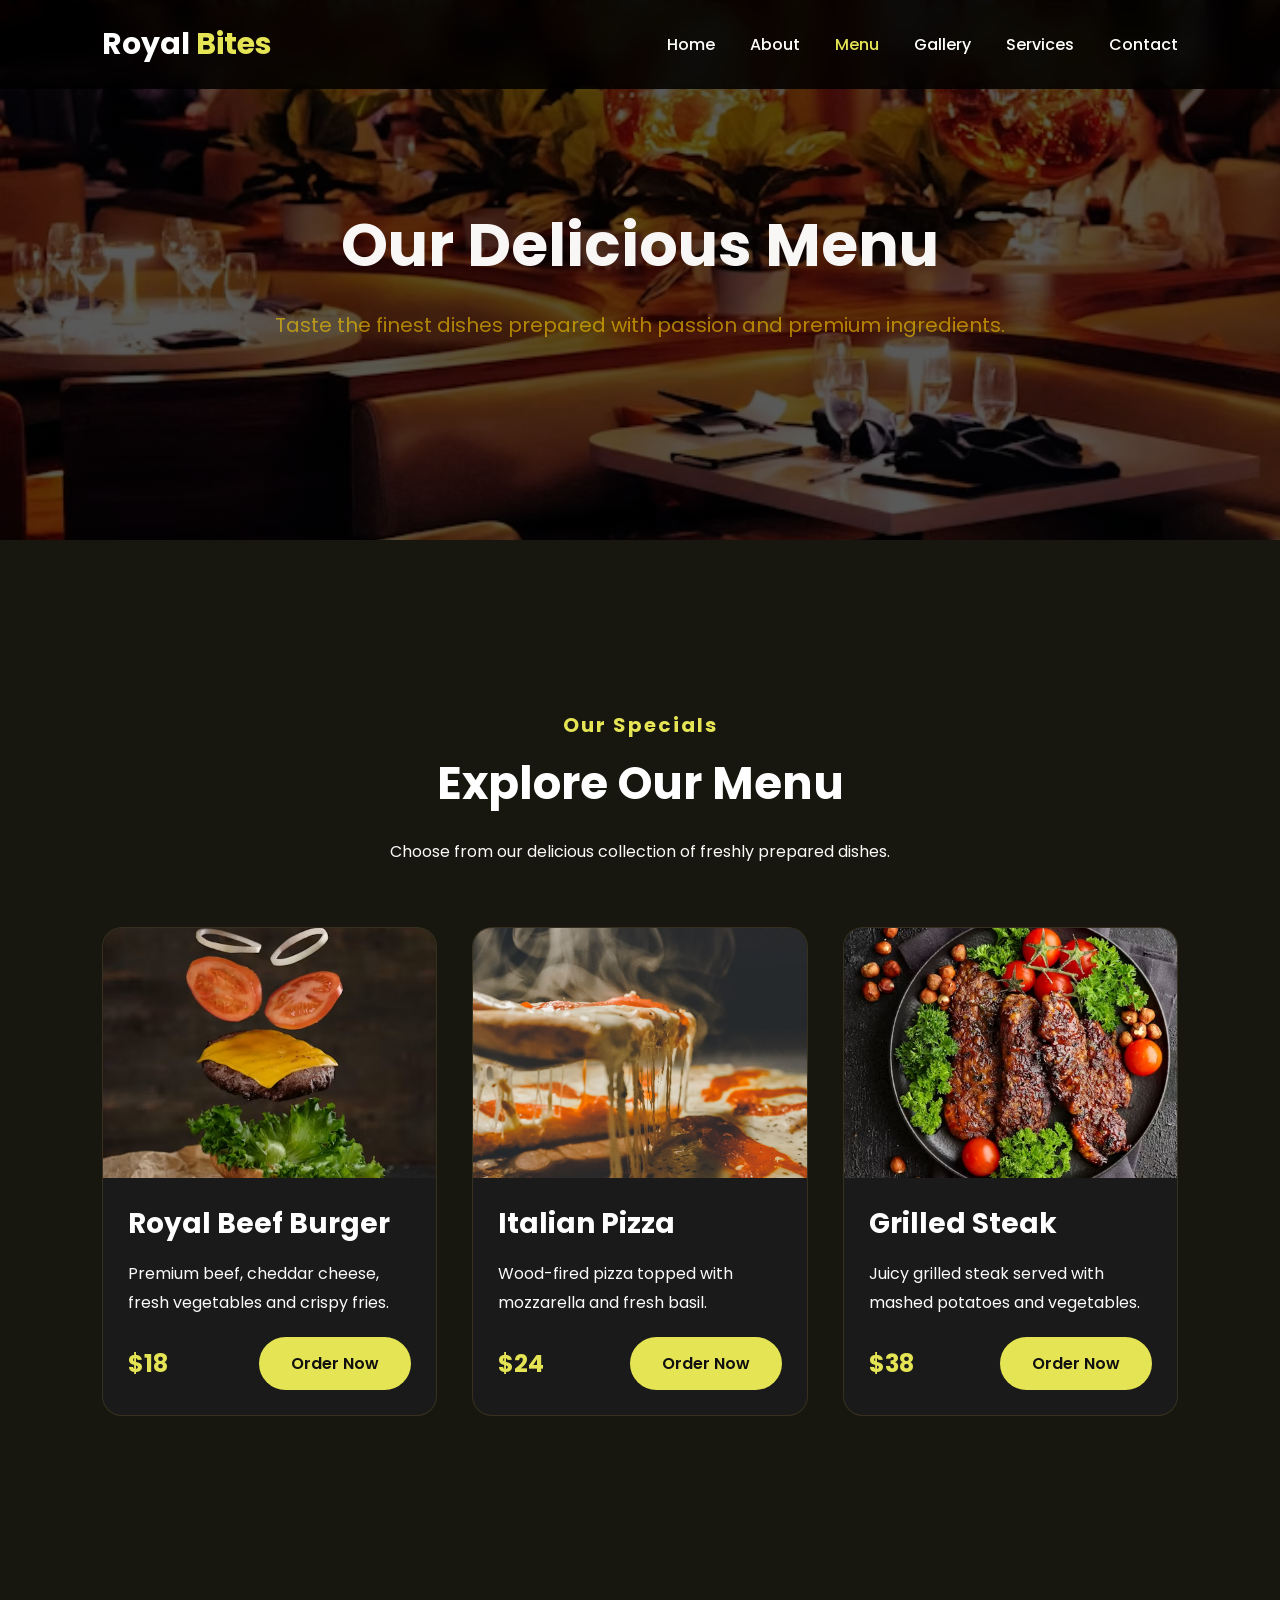
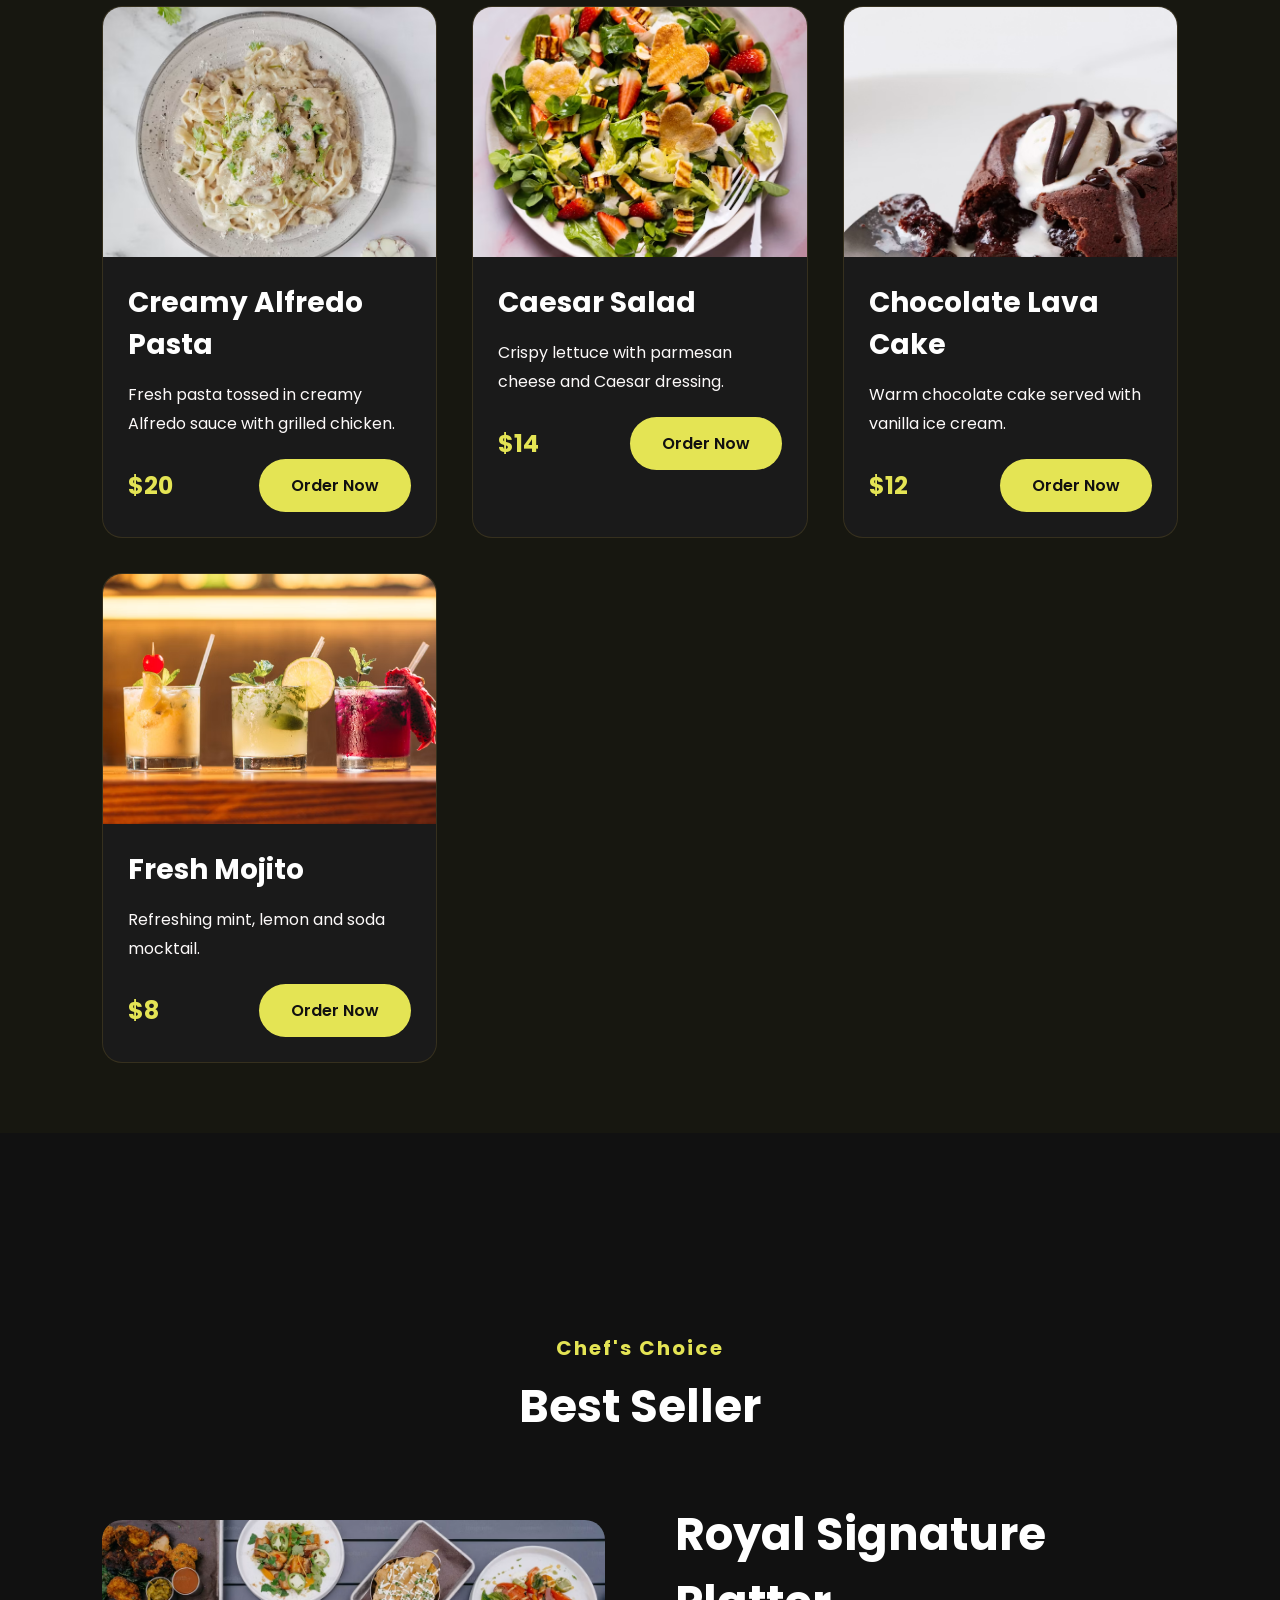
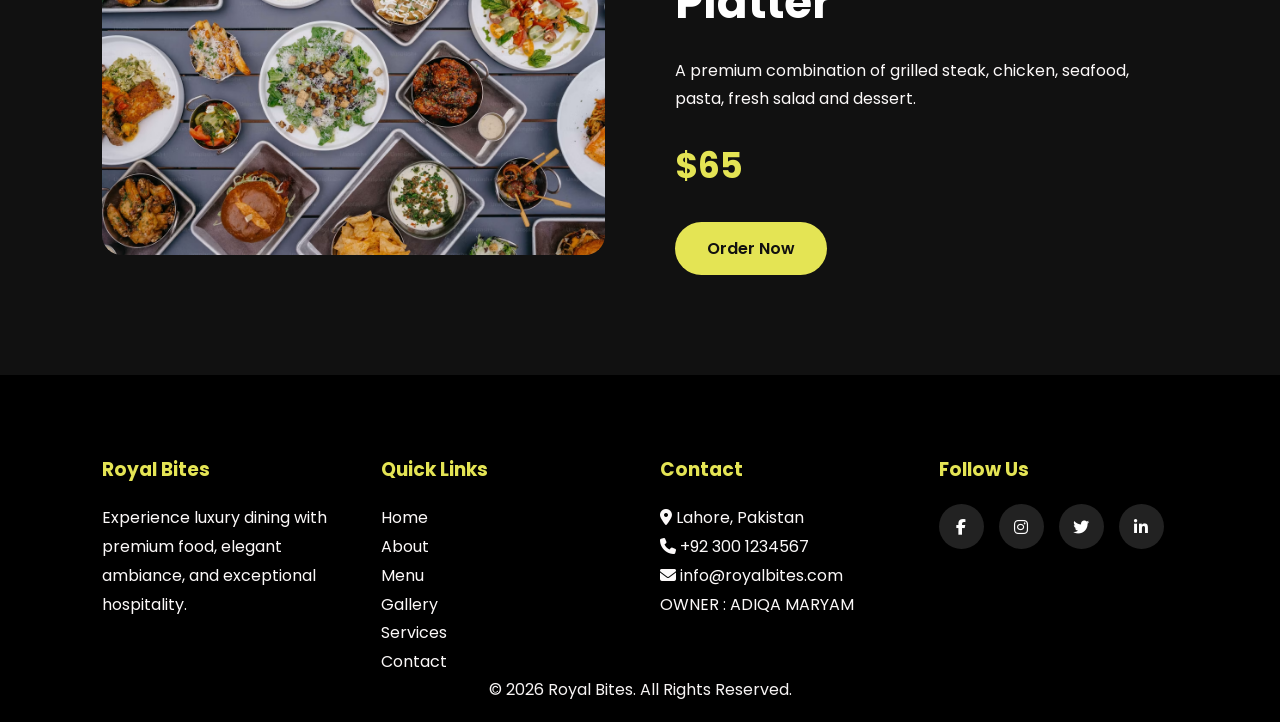
<file: menu.html>
<!DOCTYPE html>
<html lang="en">

<head>

    <meta charset="UTF-8">

    <meta name="viewport" content="width=device-width, initial-scale=1.0">

    <title>Menu | Royal Bites</title>

    <link rel="stylesheet" href="css/style.css">
    <link rel="stylesheet" href="css/responsive.css">
    <link rel="stylesheet" href="css/animations.css">

    <link rel="stylesheet"
        href="https://cdnjs.cloudflare.com/ajax/libs/font-awesome/6.5.2/css/all.min.css">

</head>

<body>

<header>

<nav class="navbar">

<div class="logo">

<a href="index.html">

Royal <span>Bites</span>

</a>

</div>

<ul class="nav-links">

<li><a href="index.html">Home</a></li>

<li><a href="about.html">About</a></li>

<li><a href="menu.html" class="active">Menu</a></li>

<li><a href="gallery.html">Gallery</a></li>

<li><a href="services.html">Services</a></li>

<li><a href="contact.html">Contact</a></li>

</ul>

<div class="menu-btn">

<i class="fas fa-bars"></i>

</div>

</nav>

</header>
<!--==========================================
        MENU HERO
===========================================-->

<section class="page-hero">

    <h1>Our Delicious Menu</h1>

    <p>
        Taste the finest dishes prepared with passion and premium ingredients.
    </p>

</section>
<!--==========================================
        MENU CATEGORIES
===========================================-->

<section class="menu-section">

<div class="section-title">

<h5>Our Specials</h5>

<h2>Explore Our Menu</h2>

<p>

Choose from our delicious collection of freshly prepared dishes.

</p>

</div>

<div class="cards">

<!-- Burger -->

<div class="card">

<div class="card-image">

<img src="images/burger.png" alt="Burger">

</div>

<div class="card-content">

<h3>Royal Beef Burger</h3>

<p>

Premium beef, cheddar cheese, fresh vegetables and crispy fries.

</p>

<div class="price">

<span>$18</span>

<a href="order.html?item=Royal Beef Burger" class="btn">

Order Now

</a>

</div>

</div>

</div>

<!-- Pizza -->

<div class="card">

<div class="card-image">

<img src="images/pizza.png" alt="Pizza">

</div>

<div class="card-content">

<h3>Italian Pizza</h3>

<p>

Wood-fired pizza topped with mozzarella and fresh basil.

</p>

<div class="price">

<span>$24</span>

<a href="order.html?item=Italian Pizza" class="btn">

Order Now

</a>

</div>

</div>

</div>

<!-- Steak -->

<div class="card">

<div class="card-image">

<img src="images/steak.png" alt="Steak">

</div>

<div class="card-content">

<h3>Grilled Steak</h3>

<p>

Juicy grilled steak served with mashed potatoes and vegetables.

</p>

<div class="price">

<span>$38</span>

<a href="order.html?item=Grilled Steak" class="btn">

Order Now

</a>

</div>

</div>

</div>

</div>

</section>

<!--==========================================
        MORE MENU ITEMS
===========================================-->

<section class="menu-section">

    <div class="cards">

        <!-- Pasta -->

        <div class="card">

            <div class="card-image">

                <img src="images/pasta.png" alt="Pasta">

            </div>

            <div class="card-content">

                <h3>Creamy Alfredo Pasta</h3>

                <p>

                    Fresh pasta tossed in creamy Alfredo sauce with grilled chicken.

                </p>

                <div class="price">

                    <span>$20</span>

                    <a href="order.html?item=Creamy Alfredo Pasta" class="btn">

                        Order Now

                    </a>

                </div>

            </div>

        </div>

        <!-- Salad -->

        <div class="card">

            <div class="card-image">

                <img src="images/salad.png" alt="Salad">

            </div>

            <div class="card-content">

                <h3>Caesar Salad</h3>

                <p>

                    Crispy lettuce with parmesan cheese and Caesar dressing.

                </p>

                <div class="price">

                    <span>$14</span>

                    <a href="order.html?item=Caesar Salad" class="btn">

                        Order Now

                    </a>

                </div>

            </div>

        </div>

        <!-- Dessert -->

        <div class="card">

            <div class="card-image">

                <img src="images/dessert.png" alt="Dessert">

            </div>

            <div class="card-content">

                <h3>Chocolate Lava Cake</h3>

                <p>

                    Warm chocolate cake served with vanilla ice cream.

                </p>

                <div class="price">

                    <span>$12</span>

                    <a href="order.html?item=Chocolate Lava Cake" class="btn">

                        Order Now

                    </a>

                </div>

            </div>

        </div>

        <!-- Drink -->

        <div class="card">

            <div class="card-image">

                <img src="images/drink.png" alt="Drink">

            </div>

            <div class="card-content">

                <h3>Fresh Mojito</h3>

                <p>

                    Refreshing mint, lemon and soda mocktail.

                </p>

                <div class="price">

                    <span>$8</span>

                    <a href="order.html?item=Fresh Mojito" class="btn">

                        Order Now

                    </a>

                </div>

            </div>

        </div>

    </div>

</section>
<!--==========================================
        BEST SELLER
===========================================-->

<section class="special">

    <div class="section-title">

        <h5>Chef's Choice</h5>

        <h2>Best Seller</h2>

    </div>

    <div class="special-container">

        <div class="special-image">

            <img src="images/bestseller.png" alt="Best Seller">

        </div>

        <div class="special-content">

            <h2>Royal Signature Platter</h2>

            <p>

                A premium combination of grilled steak, chicken, seafood,
                pasta, fresh salad and dessert.

            </p>

            <h3>$65</h3>

            <a href="order.html?item=Royal Signature Platter" class="btn">

                Order Now

            </a>

        </div>

    </div>

</section>
<!--==========================================
                FOOTER
===========================================-->

<footer>

    <div class="footer-container">

        <div class="footer-box">

            <h3>Royal Bites</h3>

            <p>

                Experience luxury dining with premium food, elegant ambiance,
                and exceptional hospitality.

            </p>

        </div>

        <div class="footer-box">

            <h3>Quick Links</h3>

            <ul>

                <li><a href="index.html">Home</a></li>

                <li><a href="about.html">About</a></li>

                <li><a href="menu.html">Menu</a></li>

                <li><a href="gallery.html">Gallery</a></li>

                <li><a href="services.html">Services</a></li>

                <li><a href="contact.html">Contact</a></li>

            </ul>

        </div>

        <div class="footer-box">

            <h3>Contact</h3>

            <p>

                <i class="fas fa-map-marker-alt"></i>
                Lahore, Pakistan

            </p>

            <p>

                <i class="fas fa-phone"></i>
                +92 300 1234567

            </p>

            <p>

                <i class="fas fa-envelope"></i>
                info@royalbites.com

            </p>
            <p>
                OWNER : ADIQA MARYAM
            </p>
        </div>

        <div class="footer-box">

            <h3>Follow Us</h3>

            <div class="social-icons">

                <a href="#"><i class="fab fa-facebook-f"></i></a>

                <a href="#"><i class="fab fa-instagram"></i></a>

                <a href="#"><i class="fab fa-twitter"></i></a>

                <a href="#"><i class="fab fa-linkedin-in"></i></a>

            </div>

        </div>

    </div>

    <hr>

    <div class="copyright">

        <p>

            © 2026 Royal Bites. All Rights Reserved.

        </p>

    </div>

</footer>

<script src="js/script.js"></script>

</body>

</html>
</file>
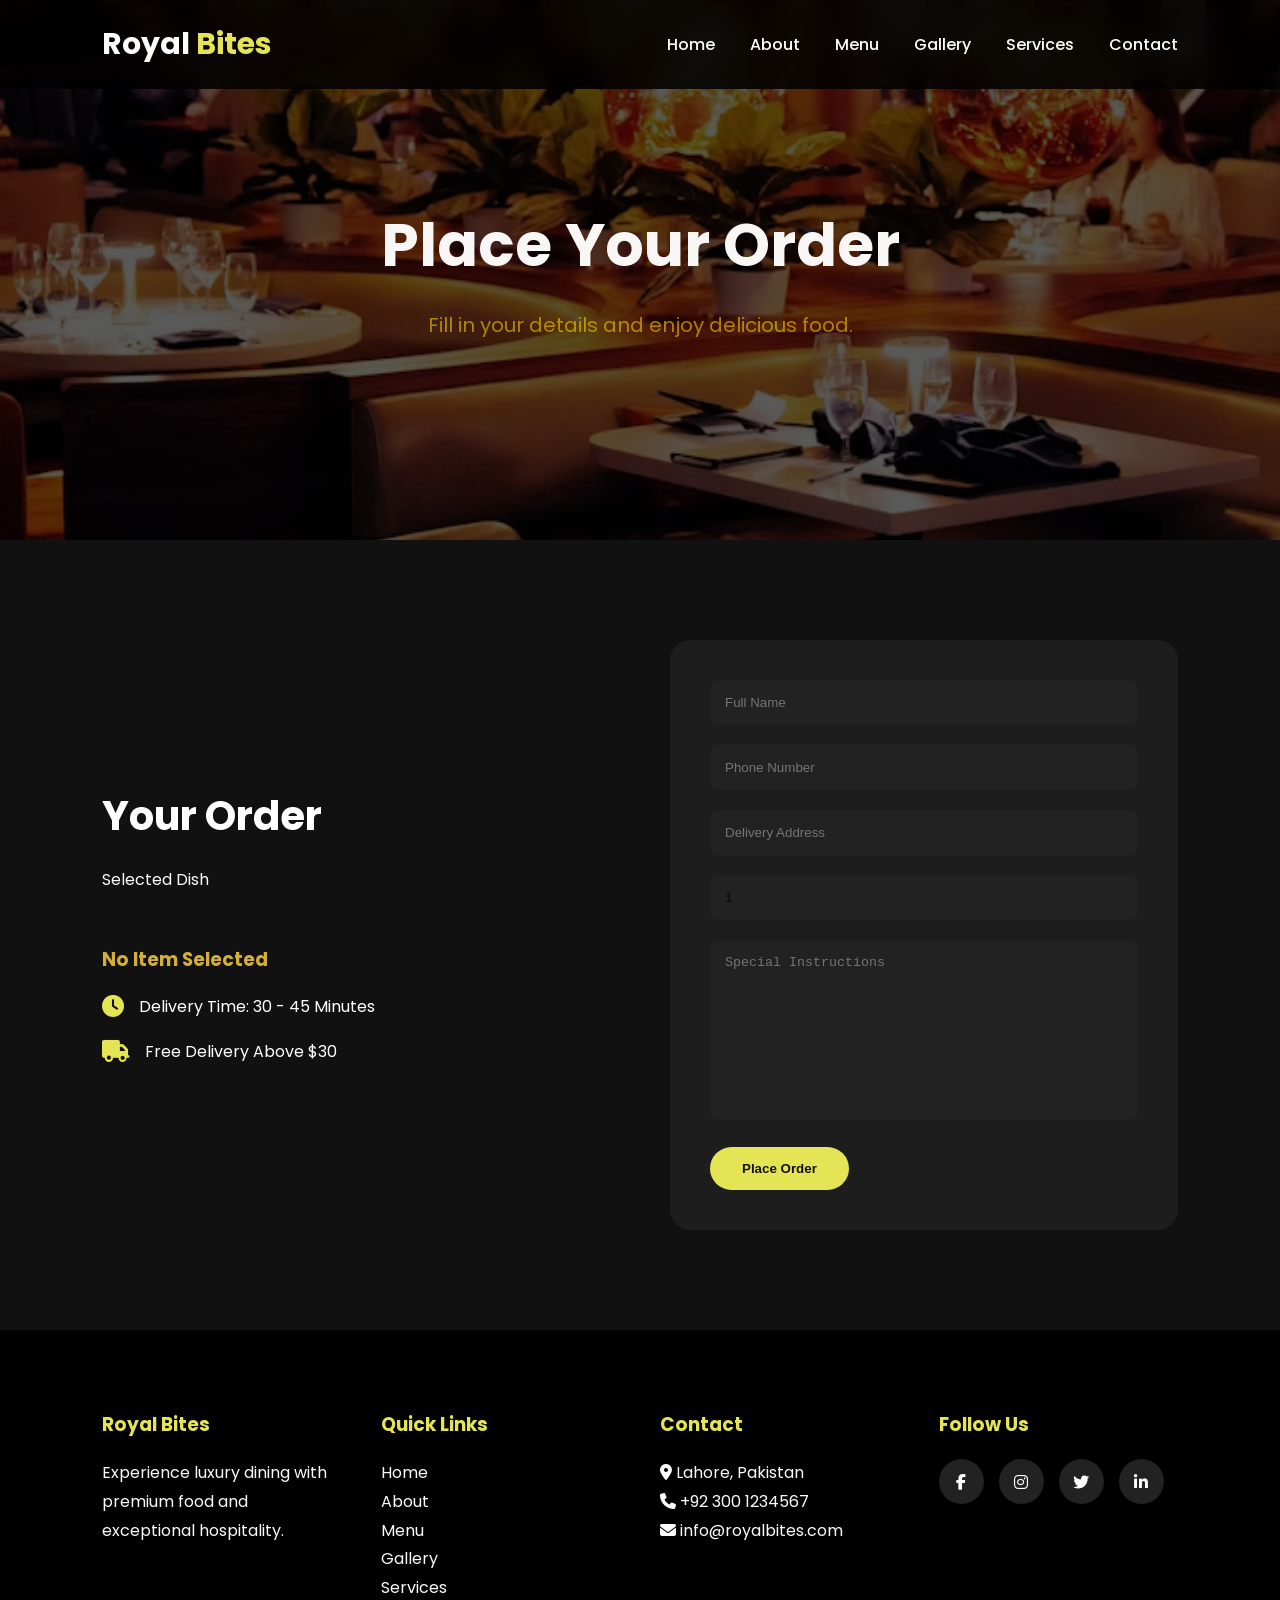
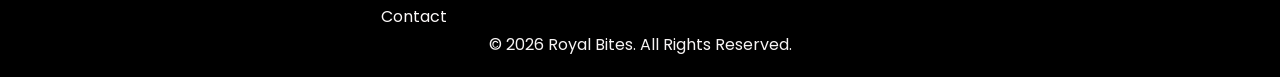
<file: order.html>
<!DOCTYPE html>
<html lang="en">

<head>

<meta charset="UTF-8">
<meta name="viewport" content="width=device-width, initial-scale=1.0">

<title>Order | Royal Bites</title>

<link rel="stylesheet" href="css/style.css">
<link rel="stylesheet" href="css/responsive.css">
<link rel="stylesheet" href="css/animations.css">

<link rel="stylesheet"
href="https://cdnjs.cloudflare.com/ajax/libs/font-awesome/6.5.2/css/all.min.css">

</head>

<body>

<!--==========================
        HEADER
===========================-->

<header>

<nav class="navbar">

<div class="logo">

<a href="index.html">
Royal <span>Bites</span>
</a>

</div>

<ul class="nav-links">

<li><a href="index.html">Home</a></li>
<li><a href="about.html">About</a></li>
<li><a href="menu.html">Menu</a></li>
<li><a href="gallery.html">Gallery</a></li>
<li><a href="services.html">Services</a></li>
<li><a href="contact.html">Contact</a></li>

</ul>

<div class="menu-btn">
<i class="fas fa-bars"></i>
</div>

</nav>

</header>

<!--==========================
        HERO
===========================-->

<section class="page-hero">

<h1>Place Your Order</h1>

<p>

Fill in your details and enjoy delicious food.

</p>

</section>

<!--==========================
        ORDER FORM
===========================-->

<section class="contact">

<div class="contact-container">

<div class="contact-info">

<h2>Your Order</h2>

<p>

Selected Dish

</p>

<h3 id="selectedItem"
style="color:#d4af37; margin:20px 0;">
Loading...
</h3>

<div class="info-box">

<i class="fas fa-clock"></i>

<span>Delivery Time: 30 - 45 Minutes</span>

</div>

<div class="info-box">

<i class="fas fa-truck"></i>

<span>Free Delivery Above $30</span>

</div>

</div>

<div class="contact-form">

<form id="orderForm">

<input
type="text"
placeholder="Full Name"
required>

<input
type="tel"
placeholder="Phone Number"
required>

<input
type="text"
placeholder="Delivery Address"
required>

<input
type="number"
placeholder="Quantity"
min="1"
value="1"
required>

<textarea
rows="5"
placeholder="Special Instructions"></textarea>

<button
type="submit"
class="btn">

Place Order

</button>

</form>

</div>

</div>

</section>

<!--==========================
        FOOTER
===========================-->

<footer>

<div class="footer-container">

<div class="footer-box">

<h3>Royal Bites</h3>

<p>

Experience luxury dining with premium food and exceptional hospitality.

</p>

</div>

<div class="footer-box">

<h3>Quick Links</h3>

<ul>

<li><a href="index.html">Home</a></li>
<li><a href="about.html">About</a></li>
<li><a href="menu.html">Menu</a></li>
<li><a href="gallery.html">Gallery</a></li>
<li><a href="services.html">Services</a></li>
<li><a href="contact.html">Contact</a></li>

</ul>

</div>

<div class="footer-box">

<h3>Contact</h3>

<p><i class="fas fa-map-marker-alt"></i> Lahore, Pakistan</p>
<p><i class="fas fa-phone"></i> +92 300 1234567</p>
<p><i class="fas fa-envelope"></i> info@royalbites.com</p>

</div>

<div class="footer-box">

<h3>Follow Us</h3>

<div class="social-icons">

<a href="#"><i class="fab fa-facebook-f"></i></a>
<a href="#"><i class="fab fa-instagram"></i></a>
<a href="#"><i class="fab fa-twitter"></i></a>
<a href="#"><i class="fab fa-linkedin-in"></i></a>

</div>

</div>

</div>

<hr>

<div class="copyright">

<p>© 2026 Royal Bites. All Rights Reserved.</p>

</div>

</footer>

<script src="js/script.js"></script>
<script src="js/order.js"></script>

</body>

</html>
</file>
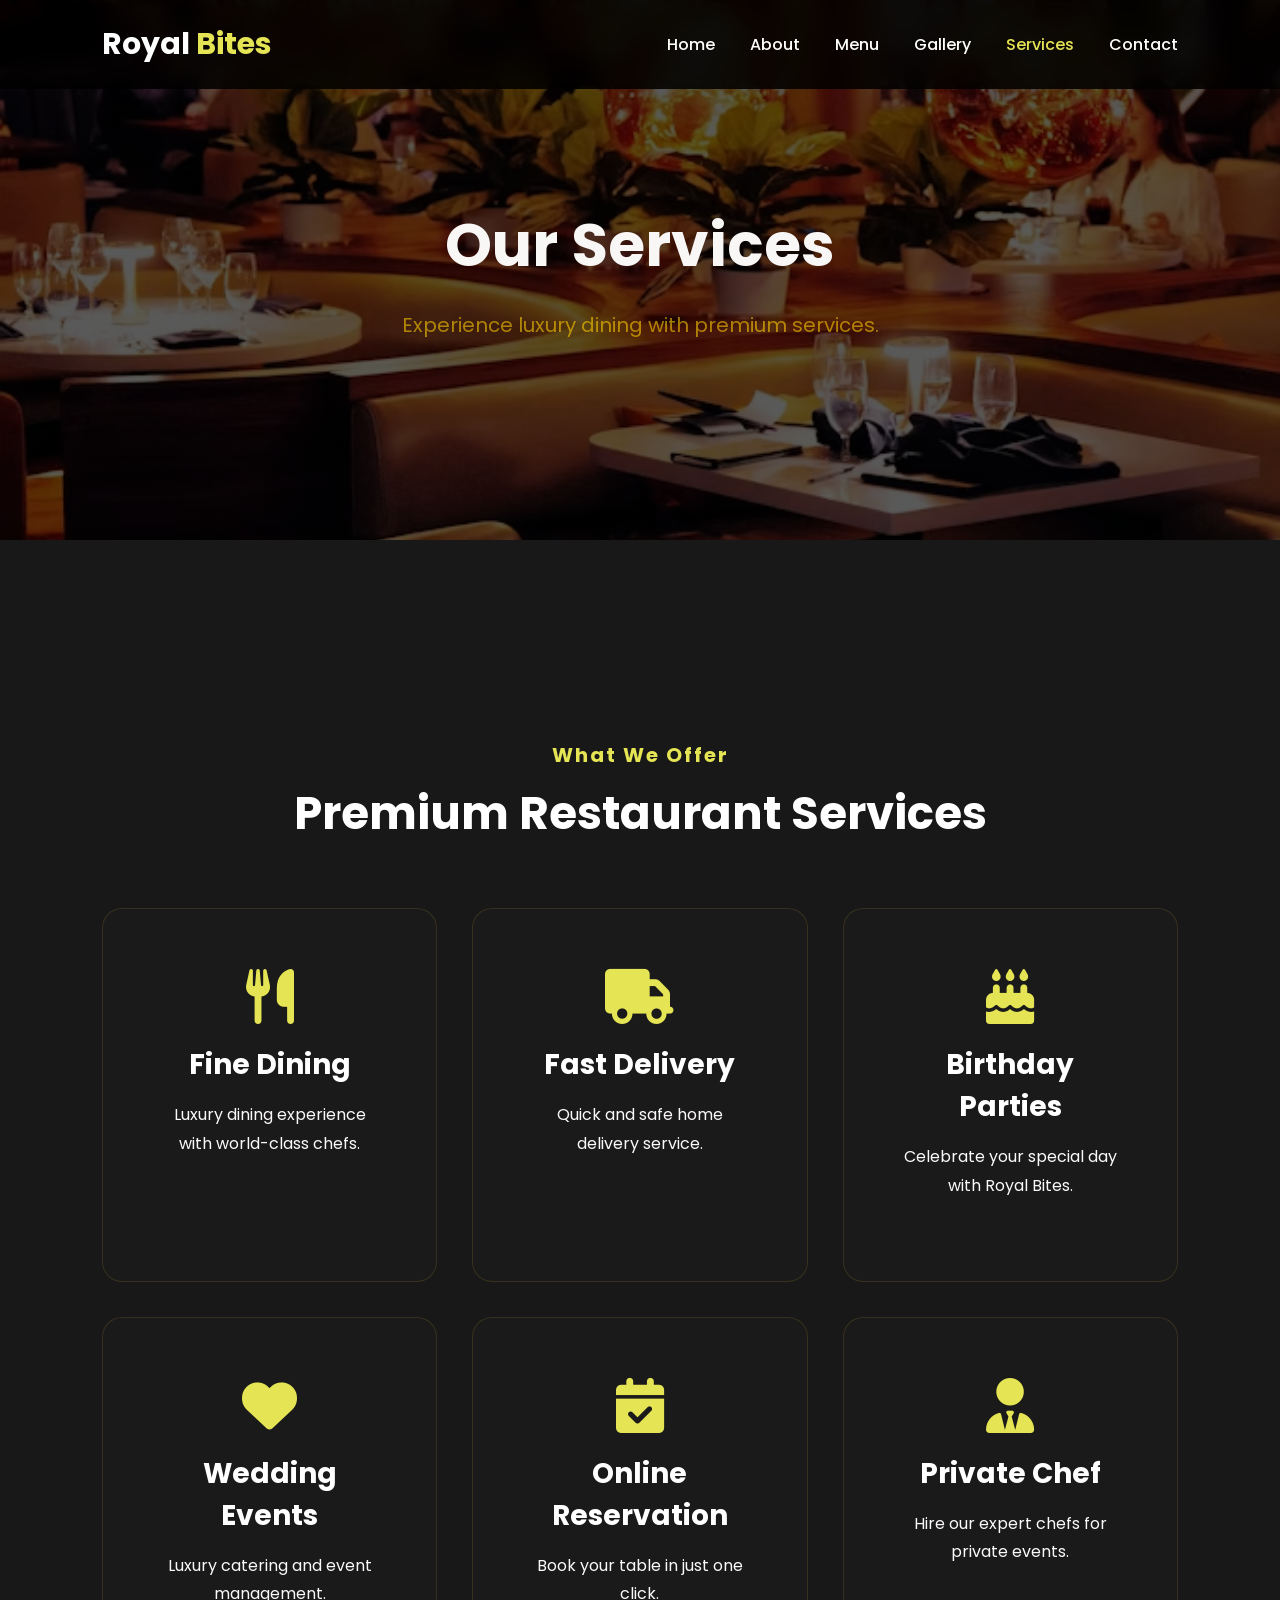
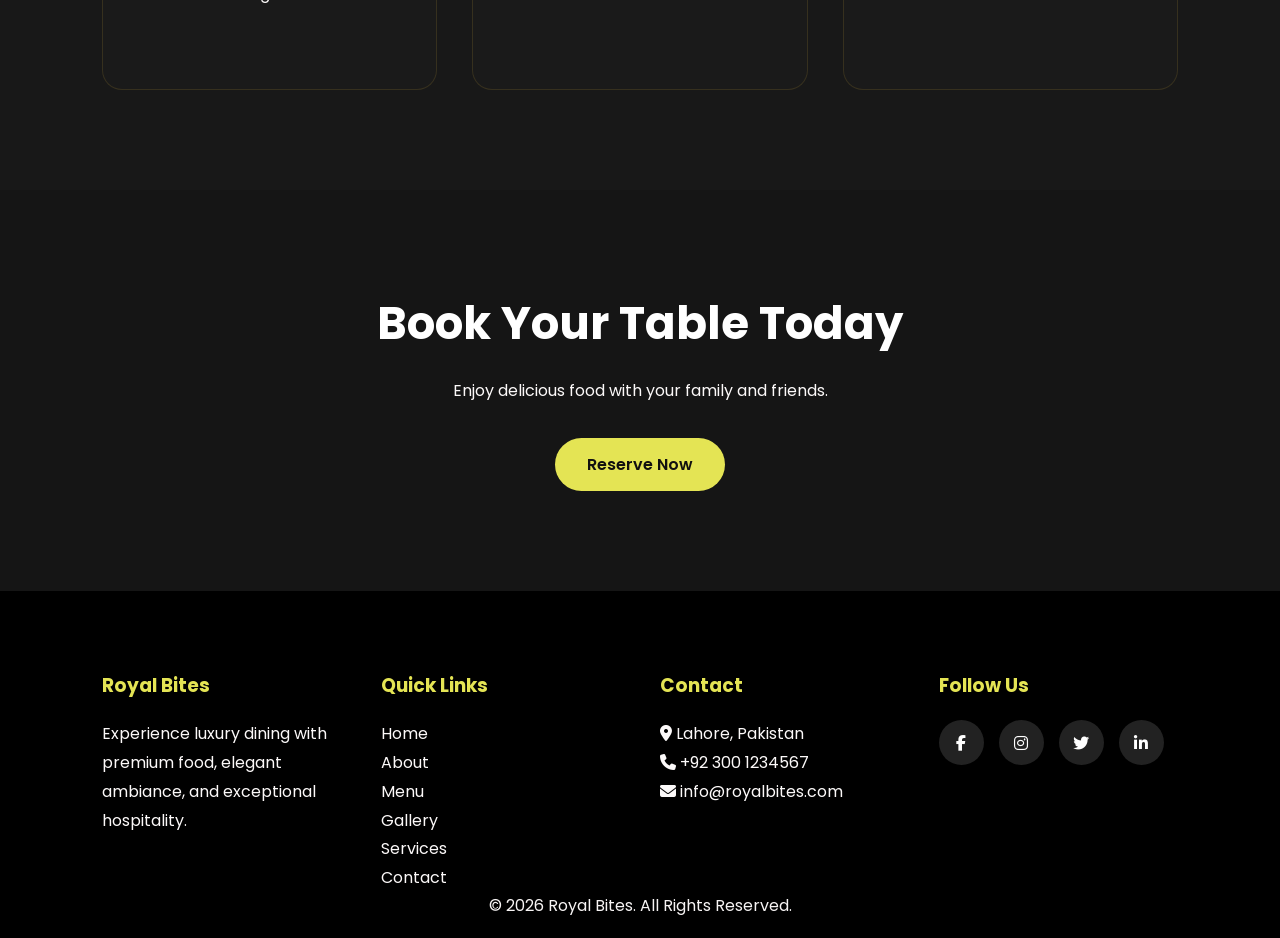
<file: services.html>
<!DOCTYPE html>
<html lang="en">

<head>

<meta charset="UTF-8">

<meta name="viewport" content="width=device-width, initial-scale=1.0">

<title>Services | Royal Bites</title>

<link rel="stylesheet" href="css/style.css">
<link rel="stylesheet" href="css/responsive.css">
<link rel="stylesheet" href="css/animations.css">

<link rel="stylesheet"
href="https://cdnjs.cloudflare.com/ajax/libs/font-awesome/6.5.2/css/all.min.css">

</head>

<body>

<header>

<nav class="navbar">

<div class="logo">

<a href="index.html">

Royal <span>Bites</span>

</a>

</div>

<ul class="nav-links">

<li><a href="index.html">Home</a></li>
<li><a href="about.html">About</a></li>
<li><a href="menu.html">Menu</a></li>
<li><a href="gallery.html">Gallery</a></li>
<li><a href="services.html" class="active">Services</a></li>
<li><a href="contact.html">Contact</a></li>

</ul>

<div class="menu-btn">

<i class="fas fa-bars"></i>

</div>

</nav>

</header>

<!--==========================
        HERO
===========================-->

<section class="page-hero">

<h1>Our Services</h1>

<p>

Experience luxury dining with premium services.

</p>

</section>

<!--==========================
        SERVICES
===========================-->

<section class="services">

<div class="section-title">

<h5>What We Offer</h5>

<h2>Premium Restaurant Services</h2>

</div>

<div class="cards">
    <div class="card">

<div class="card-content">

<i class="fas fa-utensils fa-3x"></i>

<h3>Fine Dining</h3>

<p>

Luxury dining experience with world-class chefs.

</p>

</div>

</div>

<div class="card">

<div class="card-content">

<i class="fas fa-truck fa-3x"></i>

<h3>Fast Delivery</h3>

<p>

Quick and safe home delivery service.

</p>

</div>

</div>

<div class="card">

<div class="card-content">

<i class="fas fa-birthday-cake fa-3x"></i>

<h3>Birthday Parties</h3>

<p>

Celebrate your special day with Royal Bites.

</p>

</div>

</div>

<div class="card">

<div class="card-content">

<i class="fas fa-heart fa-3x"></i>

<h3>Wedding Events</h3>

<p>

Luxury catering and event management.

</p>

</div>

</div>

<div class="card">

<div class="card-content">

<i class="fas fa-calendar-check fa-3x"></i>

<h3>Online Reservation</h3>

<p>

Book your table in just one click.

</p>

</div>

</div>

<div class="card">

<div class="card-content">

<i class="fas fa-user-tie fa-3x"></i>

<h3>Private Chef</h3>

<p>

Hire our expert chefs for private events.

</p>

</div>

</div>

</div>

</section>
<section class="newsletter">

<div class="newsletter-content">

<h2>

Book Your Table Today

</h2>

<p>

Enjoy delicious food with your family and friends.

</p>

<a href="contact.html" class="btn">

Reserve Now

</a>

</div>

</section>
<!--==========================================
                FOOTER
===========================================-->

<footer>

    <div class="footer-container">

        <div class="footer-box">

            <h3>Royal Bites</h3>

            <p>

                Experience luxury dining with premium food, elegant ambiance,
                and exceptional hospitality.

            </p>

        </div>

        <div class="footer-box">

            <h3>Quick Links</h3>

            <ul>

                <li><a href="index.html">Home</a></li>

                <li><a href="about.html">About</a></li>

                <li><a href="menu.html">Menu</a></li>

                <li><a href="gallery.html">Gallery</a></li>

                <li><a href="services.html">Services</a></li>

                <li><a href="contact.html">Contact</a></li>

            </ul>

        </div>

        <div class="footer-box">

            <h3>Contact</h3>

            <p>

                <i class="fas fa-map-marker-alt"></i>
                Lahore, Pakistan

            </p>

            <p>

                <i class="fas fa-phone"></i>
                +92 300 1234567

            </p>

            <p>

                <i class="fas fa-envelope"></i>
                info@royalbites.com

            </p>

        </div>

        <div class="footer-box">

            <h3>Follow Us</h3>

            <div class="social-icons">

                <a href="#"><i class="fab fa-facebook-f"></i></a>

                <a href="#"><i class="fab fa-instagram"></i></a>

                <a href="#"><i class="fab fa-twitter"></i></a>

                <a href="#"><i class="fab fa-linkedin-in"></i></a>

            </div>

        </div>

    </div>

    <hr>

    <div class="copyright">

        <p>

            © 2026 Royal Bites. All Rights Reserved.

        </p>

    </div>

</footer>

<script src="js/script.js"></script>

</body>

</html>
</file>
<file: css/style.css>
/*==========================================
        GOOGLE FONT
==========================================*/
@import url('https://fonts.googleapis.com/css2?family=Poppins:wght@300;400;500;600;700;800&display=swap');

/*==========================================
        RESET
==========================================*/
*{
    margin:0;
    padding:0;
    box-sizing:border-box;
    scroll-behavior:smooth;
}

:root{
    --primary-color:#e4e454;
    --secondary-color:#111111;
    --bg-color:#0B0B0B;
    --card-color:#1A1A1A;
    --white:#ffffff;
    --text:#fcf9f9;
    --transition:.4s ease;
}

body{
    font-family:'Poppins',sans-serif;
    background:radial-gradient(circle at top,#1b1b1b 0%,#111 35%,#0b0b0b 100%);
    color:var(--white);
    overflow-x:hidden;
}

img{
    width:100%;
    display:block;
}

a{
    text-decoration:none;
    color:inherit;
}

ul{
    list-style:none;
}

/*==========================================
        BUTTONS
==========================================*/
.btn{
    display:inline-block;
    background:var(--primary-color);
    color:#111010;
    padding:14px 32px;
    border-radius:40px;
    font-weight:600;
    transition:var(--transition);
}

.btn:hover{
    transform:translateY(-5px);
    box-shadow:0 12px 25px rgba(212,175,55,.35);
}
.btn-outline{
    display:inline-block;
    padding:14px 32px;
    border:2px solid var(--primary-color);
    border-radius:40px;
    color:#f8d405;
    font-weight:600;
    transition:var(--transition);
}

.btn-outline:hover{
    background:var(--primary-color);
    color:#111;
    transform:translateY(-5px);
}
/*==========================================
        NAVBAR
==========================================*/
.navbar{
    position:fixed;
    top:0;
    left:0;
    width:100%;
    display:flex;
    justify-content:space-between;
    align-items:center;
    padding:22px 8%;
    background:rgba(0,0,0,.85);
    backdrop-filter:blur(12px);
    z-index:1000;
}

.logo a{
    color:#fff;
    font-size:30px;
    font-weight:700;
}

.logo span{
    color:var(--primary-color);
}

.nav-links{
    display:flex;
    gap:35px;
}

.nav-links a{
    color:#fffffd;
    font-weight:500;
    transition:var(--transition);
}

.nav-links a:hover,
.nav-links .active{
    color:var(--primary-color);
}

.menu-btn{
    display:none;
    font-size:30px;
    color:var(--primary-color);
    cursor:pointer;
}

/*==========================================
        HERO
==========================================*/
.hero{
    padding:100px 8% 60px;
    min-height:100vh;
    display:flex;
    align-items:center;
    justify-content:space-between;
    gap:60px;
    background:linear-gradient(
    90deg,
    #0b0b0b 0%,
    #111111 60%,
    #181818 100%
     );
}

.hero-content{
    flex:1;
}

.hero-content h3{
    color:var(--primary-color);
    font-size:24px;
    margin-bottom:15px;
}

.hero-content h1{
    font-size:68px;
    line-height:1.2;
    margin-bottom:20px;
    text-shadow:0 5px 20px rgba(232, 198, 85, 0.949);
}

.hero-content span{
    color:var(--primary-color);
}

.hero-content p{
    color:var(--text);
    line-height:1.8;
    margin-bottom:35px;
    max-width:600px;
}

.hero-buttons{
    display:flex;
    gap:20px;
}

.hero-image{
    flex:1;
}

.hero-image img{

width:100%;
border-radius:20px;
animation: float 4s ease-in-out infinite;
box-shadow:0 20px 50px rgba(245, 202, 60, 0.977);

}

@keyframes float{
    0%{transform:translateY(0);}
    50%{transform:translateY(-15px);}
    100%{transform:translateY(0);}
}
/*==========================================
        SECTION TITLE
==========================================*/

.section-title{
    text-align:center;
    margin:100px auto 60px;
    width:90%;
}

.section-title h5{
    color:var(--primary-color);
    font-size:20px;
    letter-spacing:2px;
    margin-bottom:10px;
}

.section-title h2{
    font-size:45px;
    margin-bottom:20px;
}

.section-title p{
    max-width:700px;
    margin:auto;
    color:var(--text);
    line-height:1.8;
}

/*==========================================
        FEATURED DISHES
==========================================*/

.featured{
    padding:100px 8%;
    background:#151515;
}

.cards{
    display:grid;
    grid-template-columns:repeat(auto-fit,minmax(300px,1fr));
    gap:35px;
}

.card{
    background:var(--card-color);
    border-radius:20px;
    overflow:hidden;
    transition:var(--transition);
    border:1px solid rgba(212,175,55,.15);
}

.card:hover{
    transform:translateY(-12px);
    box-shadow:0 20px 40px rgba(212,175,55,.20);
}

.card-image{
    overflow:hidden;
}

.card-image img{
    width:100%;
    height:250px;
    object-fit:cover;
    transition:.5s;
}

.card:hover .card-image img{
    transform:scale(1.08);
}

.card-content{
    padding:25px;
}

.card-content h3{
    font-size:28px;
    margin-bottom:15px;
}

.card-content p{
    color:var(--text);
    line-height:1.8;
    margin-bottom:20px;
}

.price{
    display:flex;
    justify-content:space-between;
    align-items:center;
}

.price span{
    color:var(--primary-color);
    font-size:24px;
    font-weight:bold;
}

/*==========================================
        ABOUT PREVIEW
==========================================*/

.about-preview{
    padding:100px 8%;
    display:flex;
    align-items:center;
    gap:70px;
    background:#111;
    margin-bottom:40px;
}

.about-image{
    flex:1;
}

.about-image img{
    border-radius:20px;
    box-shadow:0 20px 40px rgba(0,0,0,.4);
}

.about-content{
    flex:1;
}

.about-content h5{
    color:var(--primary-color);
    font-size:20px;
    margin-bottom:15px;
}

.about-content h2{
    font-size:45px;
    margin-bottom:20px;
    line-height:1.3;
}

.about-content p{
    color:var(--text);
    line-height:1.9;
    margin-bottom:20px;
}

/*==========================================
        WHY CHOOSE US
==========================================*/

.why-us{
    padding:100px 8%;
    background:#181818;
}

.why-container{
    display:grid;
    grid-template-columns:repeat(auto-fit,minmax(250px,1fr));
    gap:35px;
}

.why-box{
    background:#222;
    padding:40px 30px;
    border-radius:20px;
    text-align:center;
    transition:var(--transition);
}

.why-box:hover{
    transform:translateY(-10px);
    border:1px solid var(--primary-color);
}

.why-box i{
    font-size:55px;
    color:var(--primary-color);
    margin-bottom:20px;
}

.why-box h3{
    margin-bottom:15px;
}

.why-box p{
    color:var(--text);
    line-height:1.8;
}
/*==========================================
        TODAY'S SPECIAL
==========================================*/

.special{
    padding:100px 8%;
    background:#111;
}

.special-container{
    display:flex;
    align-items:center;
    gap:70px;
    margin-top:40px;
}

.special-image,
.special-content{
    flex:1;
}

.special-image img{
    border-radius:20px;
    transition:.4s;
}

.special-image img:hover{
    transform:scale(1.05);
}

.special-content h2{
    font-size:45px;
    margin-bottom:20px;
}

.special-content p{
    color:var(--text);
    line-height:1.8;
    margin-bottom:25px;
}

.special-content h3{
    color:var(--primary-color);
    font-size:35px;
    margin-bottom:30px;
}

/*==========================================
        TESTIMONIALS
==========================================*/

.testimonials{
    padding:100px 8%;
    background:#181818;
}

.testimonial-container{
    display:grid;
    grid-template-columns:repeat(auto-fit,minmax(280px,1fr));
    gap:30px;
}

.testimonial-card{
    background:#222;
    padding:35px;
    border-radius:20px;
    text-align:center;
    transition:.4s;
}

.testimonial-card:hover{
    transform:translateY(-10px);
    box-shadow:0 20px 40px rgba(212,175,55,.2);
}

.testimonial-card img{
    width:110px;
    height:110px;
    border-radius:50%;
    object-fit:cover;
    border:4px solid var(--primary-color);
    margin:0 auto 20px;
}

.testimonial-card h3{
    margin-bottom:15px;
}

.testimonial-card p{
    color:var(--text);
    line-height:1.8;
}

/*==========================================
        NEWSLETTER
==========================================*/

.newsletter{
    padding:100px 8%;
    background:#151515;
}

.newsletter-content{
    max-width:800px;
    margin:auto;
    text-align:center;
}

.newsletter-content h2{
    font-size:45px;
    margin-bottom:20px;
}

.newsletter-content p{
    color:var(--text);
    margin-bottom:35px;
}

.newsletter form{
    display:flex;
    justify-content:center;
    gap:15px;
    flex-wrap:wrap;
}

.newsletter input{
    width:420px;
    max-width:100%;
    padding:15px;
    border:none;
    outline:none;
    border-radius:50px;
    background:#222;
    color:#f2b705;
}

.newsletter button{
    border:none;
    cursor:pointer;
}

/*==========================================
        FOOTER
==========================================*/

footer{
    background:#000;
    padding:80px 8% 20px;
}

.footer-container{
    display:grid;
    grid-template-columns:repeat(auto-fit,minmax(220px,1fr));
    gap:40px;
}

.footer-box h3{
    color:var(--primary-color);
    margin-bottom:20px;
}

.footer-box p,
.footer-box li,
.footer-box a{
    color:var(--text);
    line-height:1.8;
    transition:.3s;
}

.footer-box a:hover{
    color:var(--primary-color);
}

.social-icons{
    display:flex;
    gap:15px;
    margin-top:20px;
}

.social-icons a{
    width:45px;
    height:45px;
    display:flex;
    justify-content:center;
    align-items:center;
    background:#222;
    border-radius:50%;
    color:#fff;
}

.social-icons a:hover{
    background:var(--primary-color);
    color:#111;
}

hr{
    display:none;
}

.copyright{
    text-align:center;
    color:#f7f4f4;
}
/*==========================================
        PAGE HERO
==========================================*/

.page-hero{
    height:60vh;
    display:flex;
    flex-direction:column;
    justify-content:center;
    align-items:center;
    text-align:center;
    background:linear-gradient(rgba(0,0,0,.65),rgba(0,0,0,.65)),
    url("../images/hero.png") center/cover no-repeat;
    color:#f9f6f6;
}

.page-hero h1{
    font-size:60px;
    margin-bottom:20px;
}

.page-hero p{
    font-size:20px;
    color:#f9c8039a;
}

/*==========================================
        GALLERY
==========================================*/

.gallery{
    padding: 80px 8%;
    background:#111;
}

.gallery-container{
    display:grid;
    grid-template-columns:repeat(auto-fit,minmax(300px,1fr));
    gap:30px;
}

.gallery-item{
    overflow:hidden;
    border-radius:15px;
}

.gallery-item img{
    height:300px;
    object-fit:cover;
    transition:.4s;
}

.gallery-item:hover img{
    transform:scale(1.08);
}

/*==========================================
        SERVICES
==========================================*/

.services{
    padding:100px 8%;
    background:#181818;
}

.services .card{
    text-align:center;
    padding:35px;
}

.services .card i{
    font-size:55px;
    color:var(--primary-color);
    margin-bottom:20px;
}

/*==========================================
        CONTACT
==========================================*/

.contact{
    padding:100px 8%;
    background:#111;
}

.contact-container{
    display:grid;
    grid-template-columns:repeat(2,1fr);
    gap:60px;
}

.contact-form{
    background:#1d1d1d;
    padding:40px;
    border-radius:20px;
}

.contact-form input,
.contact-form textarea{
    width:100%;
    padding:15px;
    margin-bottom:20px;
    background:#222;
    color:#100404;
    border:none;
    border-radius:10px;
}

.contact-form textarea{
    resize:none;
    height:180px;
}

.contact-form button{
    border:none;
    cursor:pointer;
}

.map iframe{
    width:100%;
    height:250px;
    border:none;
    border-radius:20px;
}

/*==========================================
        STICKY NAVBAR
==========================================*/

.navbar.sticky{
    background:#000;
    box-shadow:0 10px 25px rgba(0,0,0,.4);
}

/*==========================================
        RESPONSIVE
==========================================*/

@media(max-width:991px){

.hero,
.about-preview,
.special-container,
.contact-container{

    flex-direction:column;
    grid-template-columns:1fr;

}

.hero h1{

    font-size:50px;

}

.page-hero h1{

    font-size:45px;

}

}

@media(max-width:768px){

.menu-btn{

    display:block;

}

.nav-links{

    position:absolute;
    top:85px;
    left:0;
    width:100%;
    background:#111;
    display:none;
    flex-direction:column;
    text-align:center;
    padding:25px 0;

}

.nav-links.show{

    display:flex;

}

.hero{

    text-align:center;

}

.hero-buttons{

    justify-content:center;

}

.hero h1{

    font-size:42px;

}

.section-title h2{

    font-size:34px;

}

}

@media(max-width:500px){

.hero h1{

    font-size:34px;

}

.page-hero h1{

    font-size:34px;

}

.btn{

    padding:12px 24px;

}

}
/*==========================================
        MENU PAGE
==========================================*/

.menu-section{
    padding:70px 8%;
    background:#171710;
}

.menu-section .cards{
    margin-top:50px;
}
/*==========================================
        ABOUT PAGE
==========================================*/

.mission,
.chefs,
.achievements{
    padding:100px 8%;
    background:#111008;
}

.chefs .cards{
    margin-top:50px;
}

.achievements .why-box h2{
    color:var(--primary-color);
    font-size:45px;
    margin-bottom:10px;
}
.about-image img{
    transition:.4s;
}

.about-image img:hover{
    transform:scale(1.04);
}
/*==========================================
        GALLERY OVERLAY
==========================================*/

.gallery-item{
    position:relative;
}

.overlay{
    position:absolute;
    left:0;
    bottom:0;
    width:100%;
    padding:20px;
    background:linear-gradient(transparent,rgba(0,0,0,.85));
    color:#ceaf03;
    opacity:0;
    transition:.4s;
}

.gallery-item:hover .overlay{
    opacity:1;
}

.overlay h3{
    color:var(--primary-color);
}
.gallery-item img{
    width:100%;
    height:300px;
    object-fit:cover;
}
/*==========================================
        SERVICES PAGE
==========================================*/

.services .cards{
    margin-top:50px;
}

.services .card-content{
    text-align:center;
}

.services .card-content i{
    color:var(--primary-color);
    margin-bottom:20px;
}
/*==========================================
        CONTACT PAGE EXTRA
==========================================*/

.contact-info{
    display:flex;
    flex-direction:column;
    justify-content:center;
}

.contact-info h2{
    font-size:40px;
    margin-bottom:20px;
}

.contact-info p{
    color:var(--text);
    margin-bottom:30px;
    line-height:1.8;
}
.info-box{
    display:flex;
    align-items:center;
    gap:15px;
    margin-bottom:20px;
    color:#fff;
}

.info-box i{
    color:var(--primary-color);
    font-size:22px;
}
</file>
<file: css/responsive.css>
/*==========================================
        ROYAL BITES RESPONSIVE CSS
==========================================*/


/*==========================================
        LARGE LAPTOP
==========================================*/

@media screen and (max-width:1200px){

.hero-content h1{
    font-size:55px;
}

}


/*==========================================
        TABLET & SMALL LAPTOP
==========================================*/

@media screen and (max-width:992px){

.navbar{
    padding:20px 5%;
}

.hero{
    flex-direction:column;
    text-align:center;
    padding-top:150px;
}

.hero-content h1{
    font-size:48px;
}

.hero-buttons{
    justify-content:center;
}

.hero-image{
    margin-top:40px;
}

.cards{
    grid-template-columns:repeat(2,1fr);
}

.why-container{
    grid-template-columns:repeat(2,1fr);
}

.testimonial-container{
    grid-template-columns:repeat(2,1fr);
}

.footer-container{
    grid-template-columns:repeat(2,1fr);
}

.about-preview{
    flex-direction:column;
    text-align:center;
}

.special-container{
    flex-direction:column;
    text-align:center;
}

.gallery-container{
    grid-template-columns:repeat(2,1fr);
}

}


/*==========================================
        MOBILE
==========================================*/

@media screen and (max-width:768px){

.nav-links{
    display:none;
}

.menu-btn{
    display:block;
    cursor:pointer;
    font-size:28px;
}

.nav-links.show{
    display:flex;
    flex-direction:column;
    position:absolute;
    top:90px;
    left:0;
    width:100%;
    background:#111;
    padding:25px 0;
    text-align:center;
    gap:20px;
    z-index:999;
}

.hero{
    padding:150px 5% 80px;
}

.hero-content h1{
    font-size:40px;
}

.hero-content p{
    font-size:16px;
}

.cards{
    grid-template-columns:1fr;
}

.why-container{
    grid-template-columns:1fr;
}

.testimonial-container{
    grid-template-columns:1fr;
}

.gallery-container{
    grid-template-columns:1fr;
}

.gallery-item img{
    height:250px;
}

.footer-container{
    grid-template-columns:1fr;
    text-align:center;
}

.social-icons{
    justify-content:center;
}

.newsletter form{
    flex-direction:column;
}

.newsletter button{
    width:100%;
}

.about-content h2,
.special-content h2,
.section-title h2,
.newsletter-content h2{
    font-size:35px;
}

.page-hero h1{
    font-size:42px;
}

.page-hero p{
    font-size:18px;
}

.chefs .card-image img{
    height:260px;
}

.achievements .why-box h2{
    font-size:38px;
}

.services{
    padding:70px 5%;
}

.services .card{
    padding:30px 20px;
}

.services .card h3{
    font-size:24px;
}

.services .card i{
    font-size:42px;
}

.contact{
    padding:70px 5%;
}

.contact-container{
    grid-template-columns:1fr;
    gap:40px;
}

.contact-form{
    padding:25px;
}

.contact-info h2{
    font-size:32px;
}

}


/*==========================================
        SMALL MOBILE
==========================================*/

@media screen and (max-width:576px){

.hero-content h1{
    font-size:32px;
}

.hero-content p{
    font-size:15px;
}

.btn,
.btn-outline{
    padding:12px 25px;
}

.featured,
.about-preview,
.why-us,
.special,
.testimonials,
.newsletter{
    padding:70px 5%;
}

.section-title h2{
    font-size:30px;
}

.about-content h2,
.special-content h2,
.newsletter-content h2{
    font-size:30px;
}

.card-content h3{
    font-size:24px;
}

.footer-box{
    margin-bottom:20px;
}

}


/*==========================================
        EXTRA SMALL MOBILE
==========================================*/

@media screen and (max-width:400px){

.logo a{
    font-size:28px;
}

.hero-content h1{
    font-size:28px;
}

.hero-buttons{
    flex-direction:column;
}

.btn,
.btn-outline{
    width:100%;
    text-align:center;
}

.newsletter input{
    font-size:14px;
}

}
</file>
<file: css/animations.css>
/*==========================================
        ROYAL BITES ANIMATIONS
==========================================*/


/* Fade In */

@keyframes fadeIn{

    from{

        opacity:0;

    }

    to{

        opacity:1;

    }

}


/* Slide Up */

@keyframes slideUp{

    from{

        opacity:0;

        transform:translateY(60px);

    }

    to{

        opacity:1;

        transform:translateY(0);

    }

}


/* Slide Left */

@keyframes slideLeft{

    from{

        opacity:0;

        transform:translateX(-80px);

    }

    to{

        opacity:1;

        transform:translateX(0);

    }

}


/* Slide Right */

@keyframes slideRight{

    from{

        opacity:0;

        transform:translateX(80px);

    }

    to{

        opacity:1;

        transform:translateX(0);

    }

}


/* Floating Image */

@keyframes float{

    0%{

        transform:translateY(0);

    }

    50%{

        transform:translateY(-20px);

    }

    100%{

        transform:translateY(0);

    }

}


/* Zoom */

@keyframes zoom{

    from{

        transform:scale(.8);

        opacity:0;

    }

    to{

        transform:scale(1);

        opacity:1;

    }

}
/*==========================================
        ANIMATION CLASSES
==========================================*/

.fade-in{

    animation:fadeIn 1.2s ease;

}

.slide-up{

    animation:slideUp 1s ease;

}

.slide-left{

    animation:slideLeft 1s ease;

}

.slide-right{

    animation:slideRight 1s ease;

}

.zoom{

    animation:zoom 1s ease;

}

.float{

    animation:float 4s ease-in-out infinite;

}
</file>
